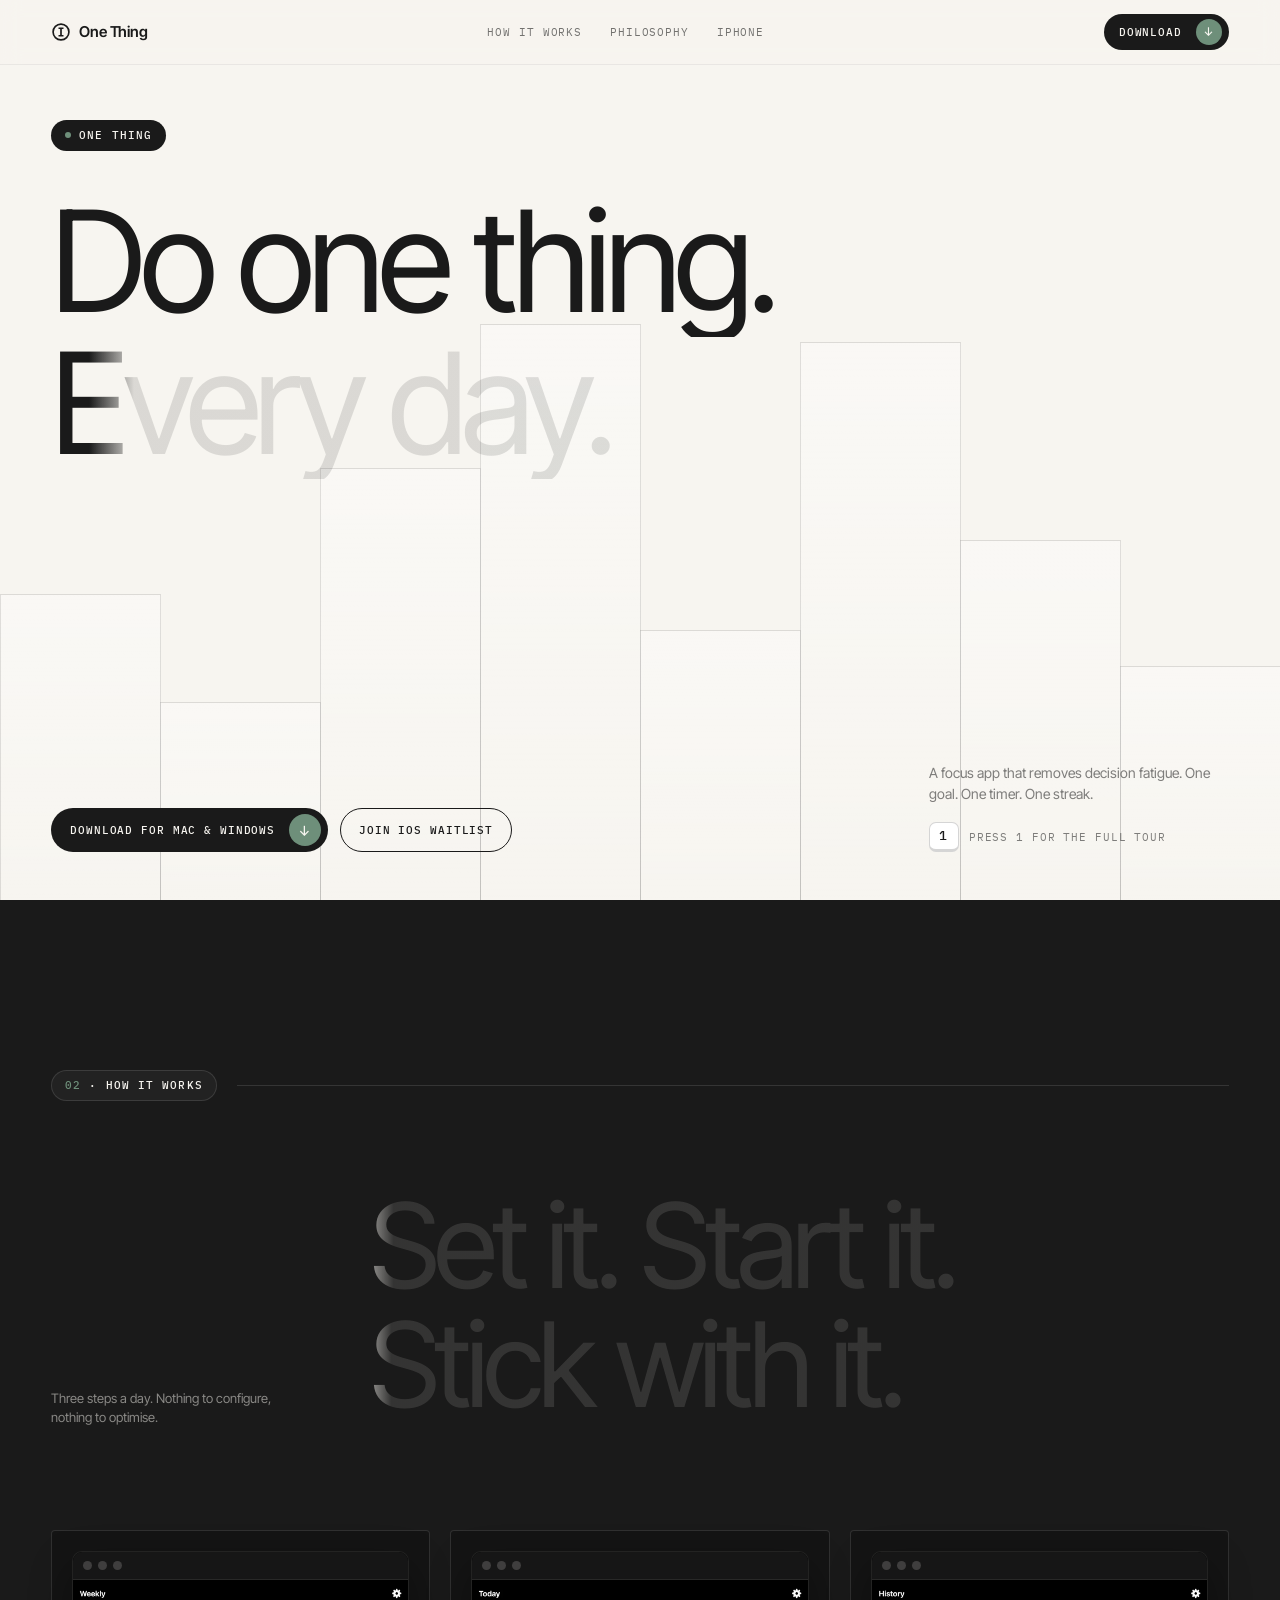
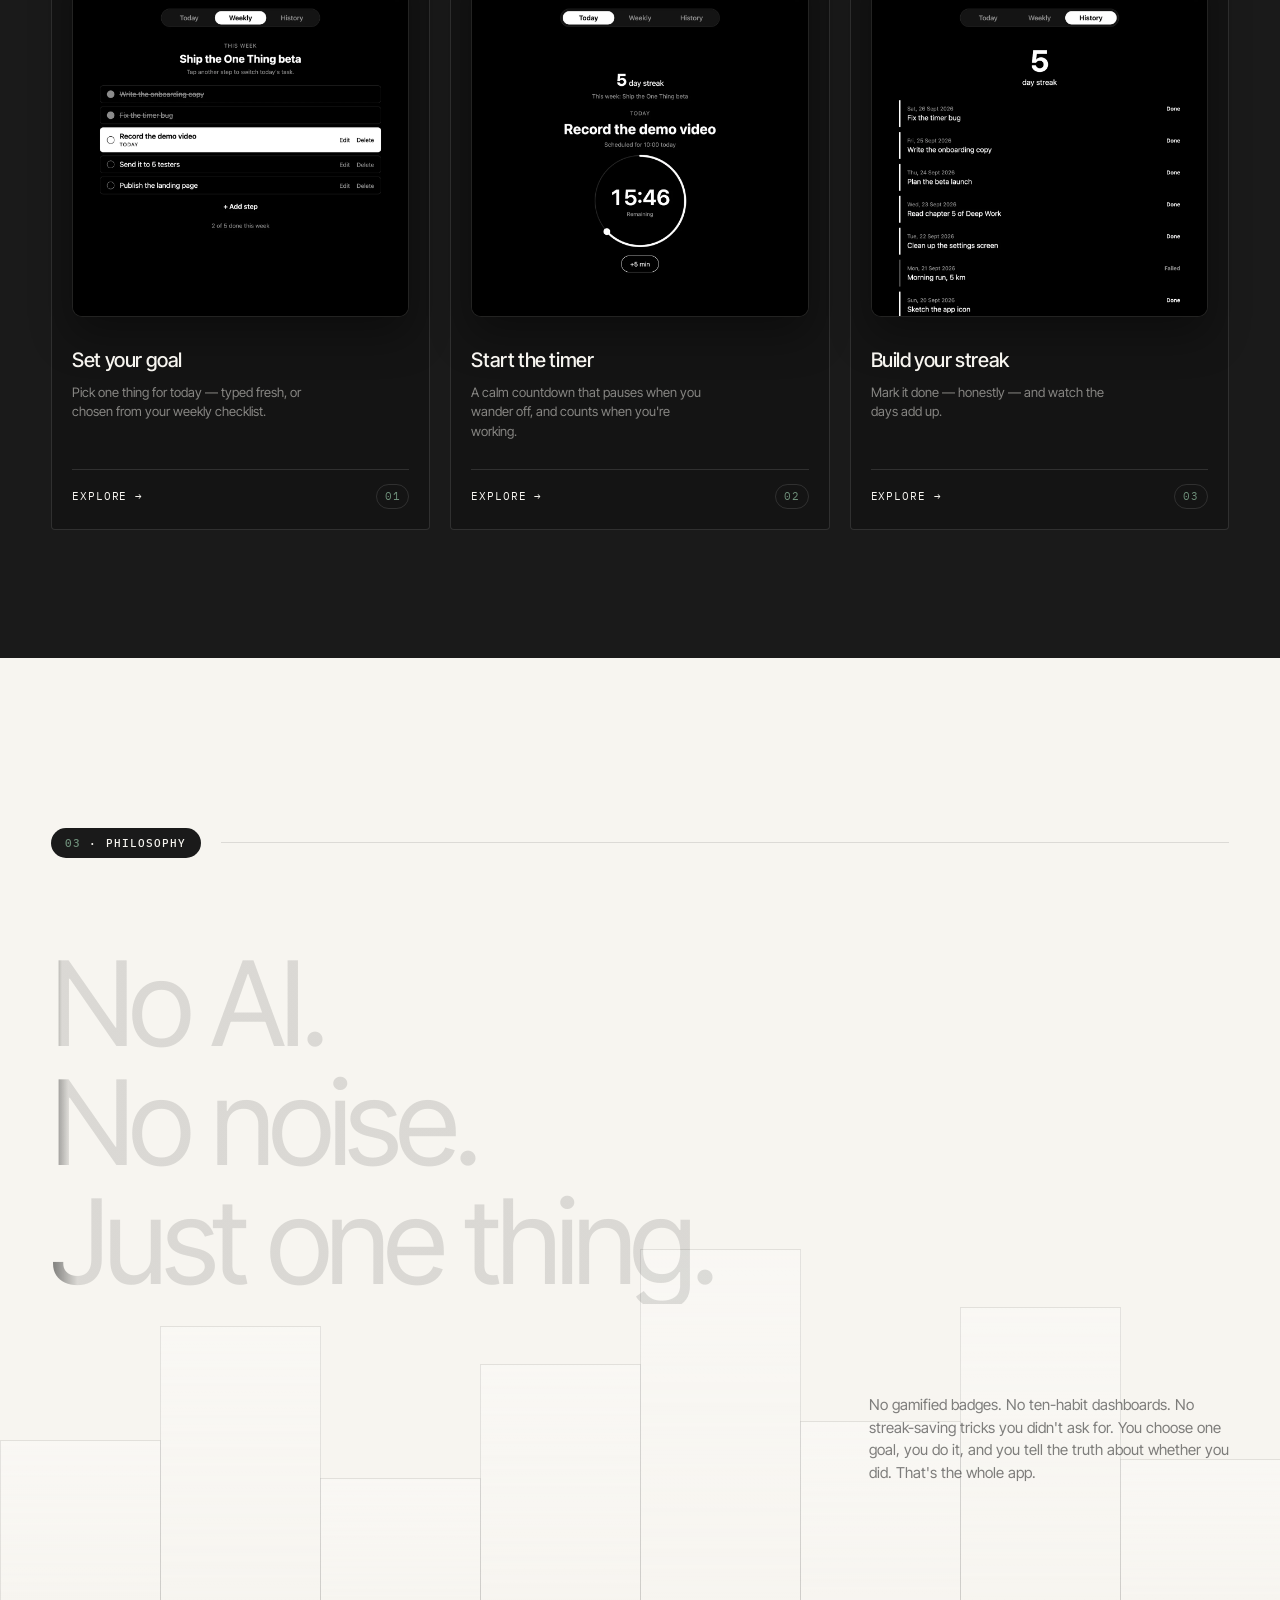
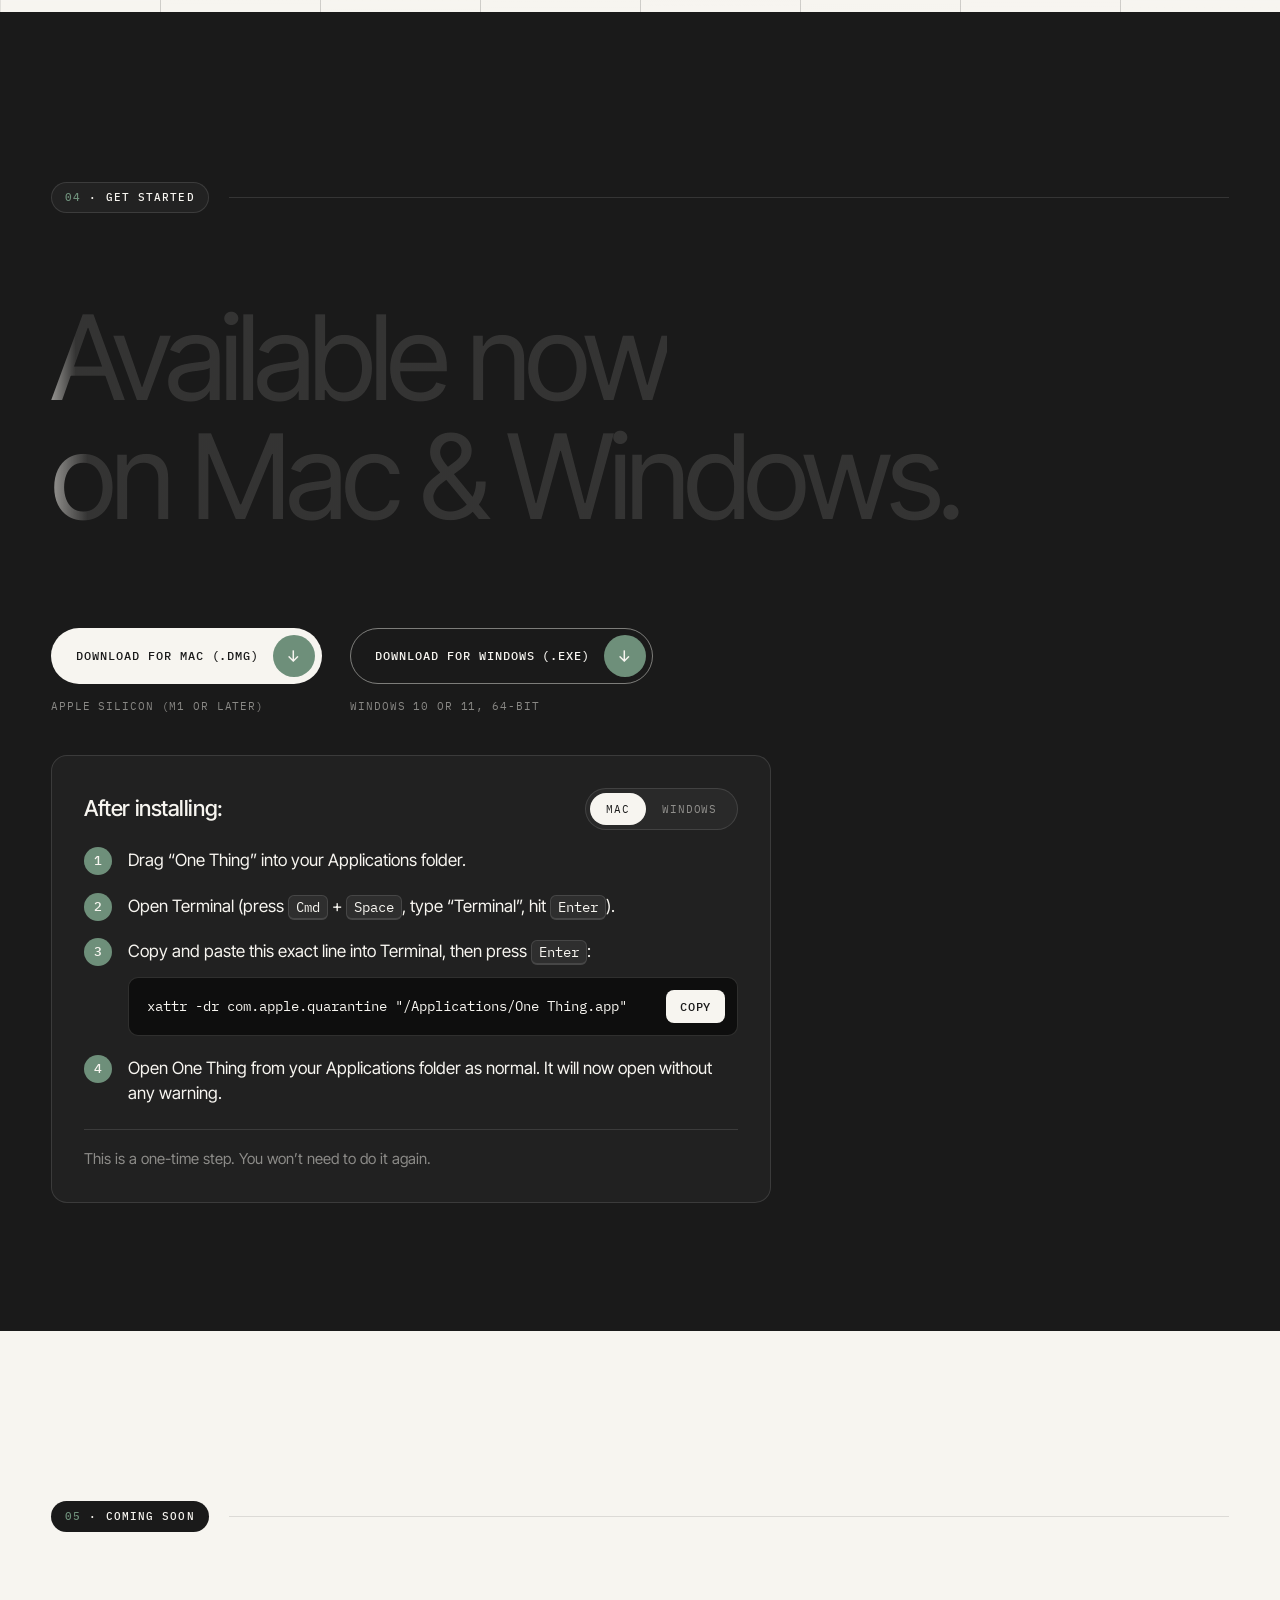
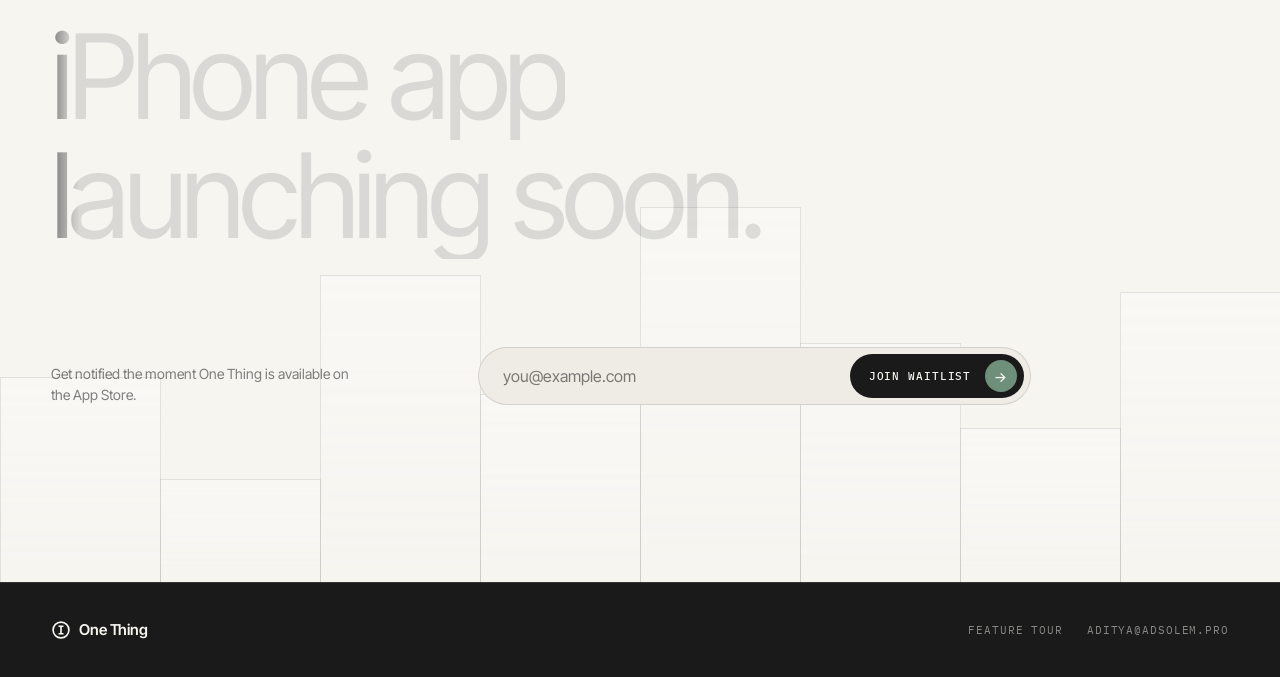
<file: index.html>
<!doctype html>
<html lang="en">
<head>
  <meta charset="utf-8" />
  <meta name="viewport" content="width=device-width, initial-scale=1" />
  <title>One Thing — Do one thing. Every day.</title>
  <meta name="description" content="A focus app that removes decision fatigue. One goal. One timer. One streak." />
  <meta name="theme-color" content="#F7F5F0" />
  <meta name="google-site-verification" content="zy1eRzCtz93eZkWMfHyrwpttpkxL4_i2zLGoLHxeW5c" />
  <meta property="og:title" content="One Thing — Do one thing. Every day." />
  <meta property="og:description" content="A focus app that removes decision fatigue. One goal. One timer. One streak." />
  <meta property="og:type" content="website" />
  <link rel="icon" type="image/png" href="assets/favicon-64.png" />
  <link rel="apple-touch-icon" href="assets/apple-touch-icon.png" />
  <link rel="preconnect" href="https://fonts.googleapis.com" />
  <link rel="preconnect" href="https://fonts.gstatic.com" crossorigin />
  <link href="https://fonts.googleapis.com/css2?family=Inter+Tight:wght@300;400;500;600&family=IBM+Plex+Mono:wght@400;500&display=swap" rel="stylesheet" />
  <link rel="stylesheet" href="styles.css" />
  <!-- Lets CSS start headlines "sunk" only when JS will reveal them. -->
  <script>document.documentElement.classList.add("js");</script>
</head>
<body>
  <!-- ======================================================= NAV -->
  <header class="nav">
    <a class="wordmark" href="#top" aria-label="One Thing — home">
      <svg class="mark" viewBox="0 0 24 24" aria-hidden="true">
        <circle cx="12" cy="12" r="9.5" fill="none" stroke="currentColor" stroke-width="2" />
        <path d="M9 7.5h6M12 7.5v9M9 16.5h6" stroke="currentColor" stroke-width="2" fill="none" />
      </svg>
      One Thing
    </a>
    <nav class="nav-links mono" aria-label="Sections">
      <a href="#how">How it works</a>
      <a href="#philosophy">Philosophy</a>
      <a href="#waitlist">iPhone</a>
    </nav>
    <a class="btn btn-dark btn-sm" href="#download">Download <span class="sq" aria-hidden="true">↓</span></a>
  </header>

  <main id="top">
    <!-- ===================================================== 1. HERO (light) -->
    <section class="section light hero" aria-labelledby="hero-title">
      <div class="bars" aria-hidden="true">
        <i style="--h:34%"></i><i style="--h:22%"></i><i style="--h:48%"></i><i style="--h:64%"></i>
        <i style="--h:30%"></i><i style="--h:62%"></i><i style="--h:40%"></i><i style="--h:26%"></i>
      </div>

      <div class="wrap hero-inner">
        <span class="tag"><span class="tag-dot" aria-hidden="true"></span>One Thing</span>

        <h1 id="hero-title" class="headline" data-reveal="hero">
          <span class="line">Do one thing.</span>
          <span class="line">Every day.</span>
        </h1>

        <div class="hero-foot">
          <div class="actions">
            <a class="btn btn-dark" href="#download">Download for Mac &amp; Windows <span class="sq" aria-hidden="true">↓</span></a>
            <a class="btn btn-outline" href="#waitlist">Join iOS Waitlist</a>
          </div>
          <div>
            <p class="aside">A focus app that removes decision fatigue. One goal. One timer. One streak.</p>
            <!-- A way into /features/: press 1 anywhere ("one thing"), or tap on touch screens. -->
            <a class="tour-hint" href="/features/" aria-label="Take the feature tour (keyboard shortcut: 1)">
              <kbd class="keycap" aria-hidden="true">1</kbd>
              <span class="hint-keys">Press 1 for the full tour</span>
              <span class="hint-touch">Tap for the full tour</span>
            </a>
          </div>
        </div>
      </div>
    </section>

    <!-- ===================================================== 2. HOW IT WORKS (dark) -->
    <section id="how" class="section dark" aria-labelledby="how-title">
      <div class="wrap">
        <div class="section-head">
          <span class="tag"><span class="num">02</span> · How it works</span>
          <span class="rule" aria-hidden="true"></span>
        </div>

        <div class="head-grid">
          <p class="aside aside-left">Three steps a day. Nothing to configure, nothing to optimise.</p>
          <h2 id="how-title" class="headline" data-reveal>
            <span class="line">Set it. Start it.</span>
            <span class="line">Stick with it.</span>
          </h2>
        </div>

        <div class="cards">
          <article class="card reveal">
            <figure class="shot">
              <div class="shot-bar" aria-hidden="true"><i></i><i></i><i></i></div>
              <img src="assets/screens/set-your-goal.webp" width="1200" height="1200" loading="lazy" decoding="async"
                   alt="One Thing's Weekly tab: a checklist for the week with today's step, Record the demo video, highlighted" />
            </figure>
            <h3>Set your goal</h3>
            <p>Pick one thing for today — typed fresh, or chosen from your weekly checklist.</p>
            <div class="card-foot mono"><a class="explore" href="/features/#goal">Explore →</a><span class="chip">01</span></div>
          </article>
          <article class="card reveal">
            <figure class="shot">
              <div class="shot-bar" aria-hidden="true"><i></i><i></i><i></i></div>
              <img src="assets/screens/start-the-timer.webp" width="1200" height="1200" loading="lazy" decoding="async"
                   alt="One Thing's Today tab: the goal Record the demo video with a countdown ring showing 15:46 remaining and a 5 day streak" />
            </figure>
            <h3>Start the timer</h3>
            <p>A calm countdown that pauses when you wander off, and counts when you're working.</p>
            <div class="card-foot mono"><a class="explore" href="/features/#timer">Explore →</a><span class="chip">02</span></div>
          </article>
          <article class="card reveal">
            <figure class="shot">
              <div class="shot-bar" aria-hidden="true"><i></i><i></i><i></i></div>
              <img src="assets/screens/build-your-streak.webp" width="1200" height="1200" loading="lazy" decoding="async"
                   alt="One Thing's History tab: a 5 day streak and a list of past days marked Done or Failed" />
            </figure>
            <h3>Build your streak</h3>
            <p>Mark it done — honestly — and watch the days add up.</p>
            <div class="card-foot mono"><a class="explore" href="/features/#streak">Explore →</a><span class="chip">03</span></div>
          </article>
        </div>
      </div>
    </section>

    <!-- ===================================================== 3. PHILOSOPHY (light) -->
    <section id="philosophy" class="section light" aria-labelledby="phil-title">
      <div class="bars bars-low" aria-hidden="true">
        <i style="--h:18%"></i><i style="--h:30%"></i><i style="--h:14%"></i><i style="--h:26%"></i>
        <i style="--h:38%"></i><i style="--h:20%"></i><i style="--h:32%"></i><i style="--h:16%"></i>
      </div>
      <div class="wrap">
        <div class="section-head">
          <span class="tag"><span class="num">03</span> · Philosophy</span>
          <span class="rule" aria-hidden="true"></span>
        </div>

        <h2 id="phil-title" class="headline" data-reveal>
          <span class="line">No AI.</span>
          <span class="line">No noise.</span>
          <span class="line">Just one thing.</span>
        </h2>

        <p class="aside aside-corner reveal">
          No gamified badges. No ten-habit dashboards. No streak-saving tricks you didn't ask for.
          You choose one goal, you do it, and you tell the truth about whether you did.
          That's the whole app.
        </p>
      </div>
    </section>

    <!-- ===================================================== 4. DOWNLOAD (dark) -->
    <section id="download" class="section dark" aria-labelledby="dl-title">
      <div class="wrap">
        <div class="section-head">
          <span class="tag"><span class="num">04</span> · Get started</span>
          <span class="rule" aria-hidden="true"></span>
        </div>

        <h2 id="dl-title" class="headline" data-reveal>
          <span class="line">Available now</span>
          <span class="line">on Mac &amp; Windows.</span>
        </h2>

        <div class="download reveal">
          <!-- Both links always serve the newest GitHub Release's files
               (upload new versions as One-Thing.dmg / One-Thing-Setup.exe). -->
          <div class="dl-options">
            <div class="dl-option" data-os="mac">
              <a class="btn btn-light btn-lg dl-link" id="dmg-link" href="https://github.com/aditya2005chatterjee-bit/one-thing-website/releases/latest/download/One-Thing.dmg" download>
                Download for Mac (.dmg) <span class="sq" aria-hidden="true">↓</span>
              </a>
              <p class="meta mono">Apple silicon (M1 or later)</p>
            </div>
            <div class="dl-option" data-os="windows">
              <a class="btn btn-light btn-lg dl-link" id="exe-link" href="https://github.com/aditya2005chatterjee-bit/one-thing-website/releases/latest/download/One-Thing-Setup.exe" download>
                Download for Windows (.exe) <span class="sq" aria-hidden="true">↓</span>
              </a>
              <p class="meta mono">Windows 10 or 11, 64-bit</p>
            </div>
          </div>
        </div>

        <!-- Post-install steps: shown permanently, for reference during and after installing.
             The visitor's system is selected automatically (main.js). -->
        <div class="install reveal" aria-labelledby="install-title">
          <div class="install-head">
            <h3 id="install-title" class="install-title">After installing:</h3>
            <div class="os-switch mono" role="tablist" aria-label="Show installation steps for">
              <button type="button" role="tab" id="tab-mac" data-os="mac" aria-controls="steps-mac" aria-selected="true">Mac</button>
              <button type="button" role="tab" id="tab-windows" data-os="windows" aria-controls="steps-windows" aria-selected="false" tabindex="-1">Windows</button>
            </div>
          </div>

          <div id="steps-mac" role="tabpanel" aria-labelledby="tab-mac">
            <ol class="steps">
              <li>Drag &ldquo;One Thing&rdquo; into your Applications folder.</li>
              <li>Open Terminal (press <kbd>Cmd</kbd> + <kbd>Space</kbd>, type &ldquo;Terminal&rdquo;, hit <kbd>Enter</kbd>).</li>
              <li>
                Copy and paste this exact line into Terminal, then press <kbd>Enter</kbd>:
                <div class="code">
                  <code id="xattr-cmd">xattr -dr com.apple.quarantine "/Applications/One Thing.app"</code>
                  <button class="copy" type="button" data-copy="#xattr-cmd" aria-label="Copy the Terminal command">Copy</button>
                </div>
              </li>
              <li>Open One Thing from your Applications folder as normal. It will now open without any warning.</li>
            </ol>
            <p class="install-foot">This is a one-time step. You won&rsquo;t need to do it again.</p>
          </div>

          <div id="steps-windows" role="tabpanel" aria-labelledby="tab-windows" hidden>
            <ol class="steps">
              <li>Open &ldquo;One-Thing-Setup.exe&rdquo; from your Downloads folder.</li>
              <li>Windows shows a blue box: <strong>&ldquo;Windows protected your PC&rdquo;</strong>, with only a <strong>Don&rsquo;t run</strong> button. This is expected for a new app that isn&rsquo;t signed yet.</li>
              <li>Click <strong>More info</strong> under the message, then click <strong>Run anyway</strong>.</li>
              <li>Follow the installer: choose where to install, then <strong>Next</strong> &rarr; <strong>Install</strong> &rarr; <strong>Finish</strong>. Open One Thing from the Start menu as normal.</li>
            </ol>
            <p class="install-foot">This is a one-time step. You won&rsquo;t need to do it again. Using Microsoft Edge? If it flags the download, choose <strong>&middot;&middot;&middot;</strong> &rarr; <strong>Keep</strong> &rarr; <strong>Show more</strong> &rarr; <strong>Keep anyway</strong>. Focus Apps and the notch timer are Mac-only for now.</p>
          </div>
        </div>
      </div>
    </section>

    <!-- ===================================================== 5. WAITLIST (light) -->
    <section id="waitlist" class="section light" aria-labelledby="wait-title">
      <div class="bars bars-low" aria-hidden="true">
        <i style="--h:24%"></i><i style="--h:12%"></i><i style="--h:36%"></i><i style="--h:22%"></i>
        <i style="--h:44%"></i><i style="--h:28%"></i><i style="--h:18%"></i><i style="--h:34%"></i>
      </div>
      <div class="wrap">
        <div class="section-head">
          <span class="tag"><span class="num">05</span> · Coming soon</span>
          <span class="rule" aria-hidden="true"></span>
        </div>

        <h2 id="wait-title" class="headline" data-reveal>
          <span class="line">iPhone app</span>
          <span class="line">launching soon.</span>
        </h2>

        <div class="waitlist reveal">
          <p class="aside">Get notified the moment One Thing is available on the App Store.</p>
          <!-- Formspree (same endpoint as FORMSPREE_ENDPOINT in main.js). -->
          <form id="waitlist-form" class="form" action="https://formspree.io/f/xjykpaky" method="POST" novalidate>
            <label class="sr-only" for="email">Email address</label>
            <input id="email" name="email" type="email" placeholder="you@example.com" autocomplete="email" required />
            <!-- Spam trap: real people never fill this in. -->
            <input type="text" name="_gotcha" class="sr-only" tabindex="-1" autocomplete="off" aria-hidden="true" />
            <input type="hidden" name="source" value="ios-waitlist" />
            <button class="btn btn-dark" type="submit">Join Waitlist <span class="sq" aria-hidden="true">→</span></button>
          </form>
          <p class="form-status mono" id="form-status" role="status" aria-live="polite"></p>
        </div>
      </div>
    </section>
  </main>

  <!-- ======================================================= DOWNLOAD DISCLAIMER
       Opened by the .dmg button; only "I Accept" starts the download. -->
  <dialog class="modal" id="dl-modal" aria-labelledby="dl-modal-title">
    <div class="modal-inner">
      <span class="tag"><span class="tag-dot" aria-hidden="true"></span>Heads up</span>
      <h2 id="dl-modal-title">Before you download...</h2>
      <p class="lead">My lawyer friend made me put this here.</p>
      <p>One Thing is an early, independent build — not notarized by Apple yet, not reviewed by anyone official, built by one guy who really likes doing one thing at a time.</p>
      <p>By downloading, you agree that:</p>
      <ul>
        <li>This app might have bugs. I did test it. On my own laptop. Once.</li>
        <li>You're installing it at your own risk, like a true beta pioneer.</li>
        <li>If your Mac achieves sentience and refuses to open Slack, that's a feature, not a bug (see: App Lock).</li>
        <li>I'm not liable for lost productivity, gained productivity, or an identity crisis triggered by a very persistent streak counter.</li>
      </ul>
      <p class="sign-off">Read that? Great. Let's go.</p>
      <div class="modal-actions">
        <button class="btn btn-dark" type="button" id="dl-accept">I Accept, Let Me Download <span class="sq" aria-hidden="true">↓</span></button>
        <button class="btn btn-outline" type="button" id="dl-decline">No Thanks</button>
      </div>
    </div>
  </dialog>

  <!-- ======================================================= 7. FOOTER -->
  <footer class="footer dark">
    <div class="wrap footer-inner">
      <a class="wordmark" href="#top" aria-label="One Thing — back to top">
        <svg class="mark" viewBox="0 0 24 24" aria-hidden="true">
          <circle cx="12" cy="12" r="9.5" fill="none" stroke="currentColor" stroke-width="2" />
          <path d="M9 7.5h6M12 7.5v9M9 16.5h6" stroke="currentColor" stroke-width="2" fill="none" />
        </svg>
        One Thing
      </a>
      <div class="footer-links">
        <a class="mono footer-link" href="/features/">Feature tour</a>
        <a class="mono footer-link" href="mailto:aditya@adsolem.pro">aditya@adsolem.pro</a>
      </div>
    </div>
  </footer>

  <script src="main.js" defer></script>
</body>
</html>
</file>
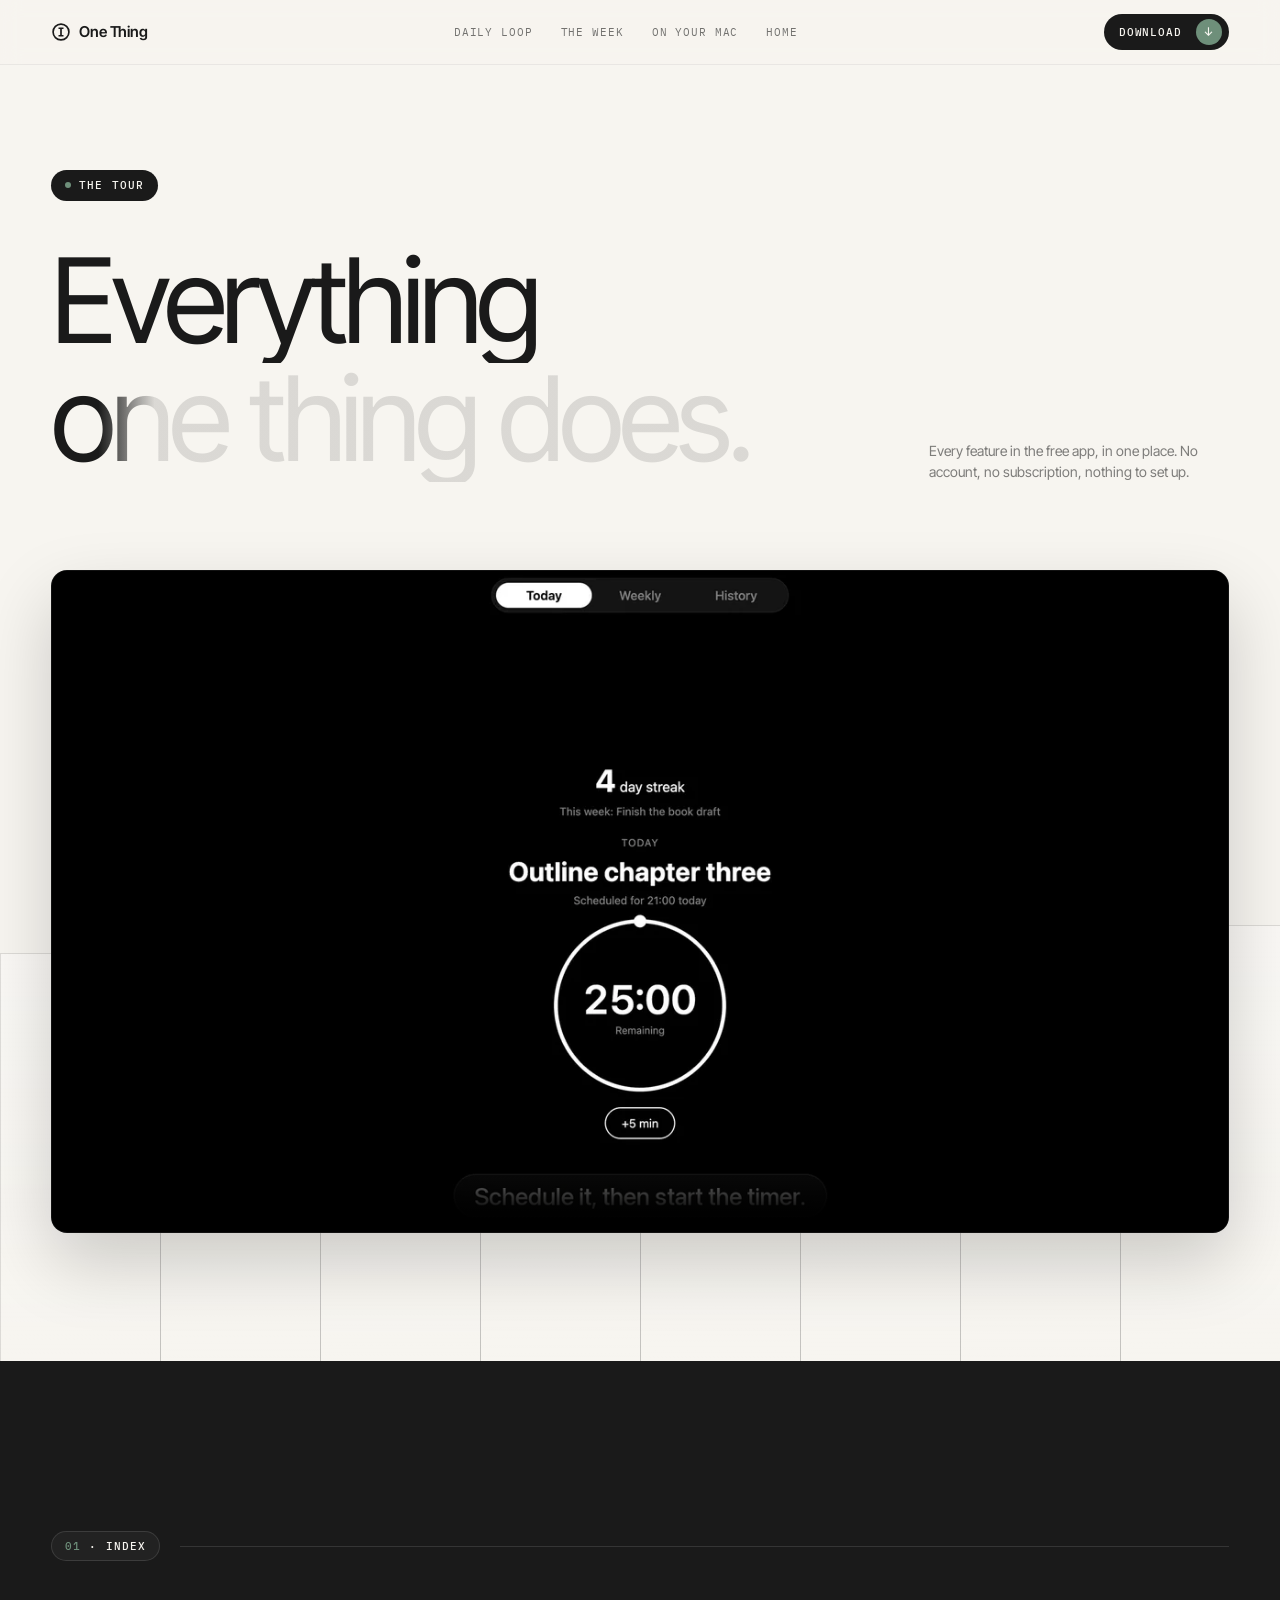
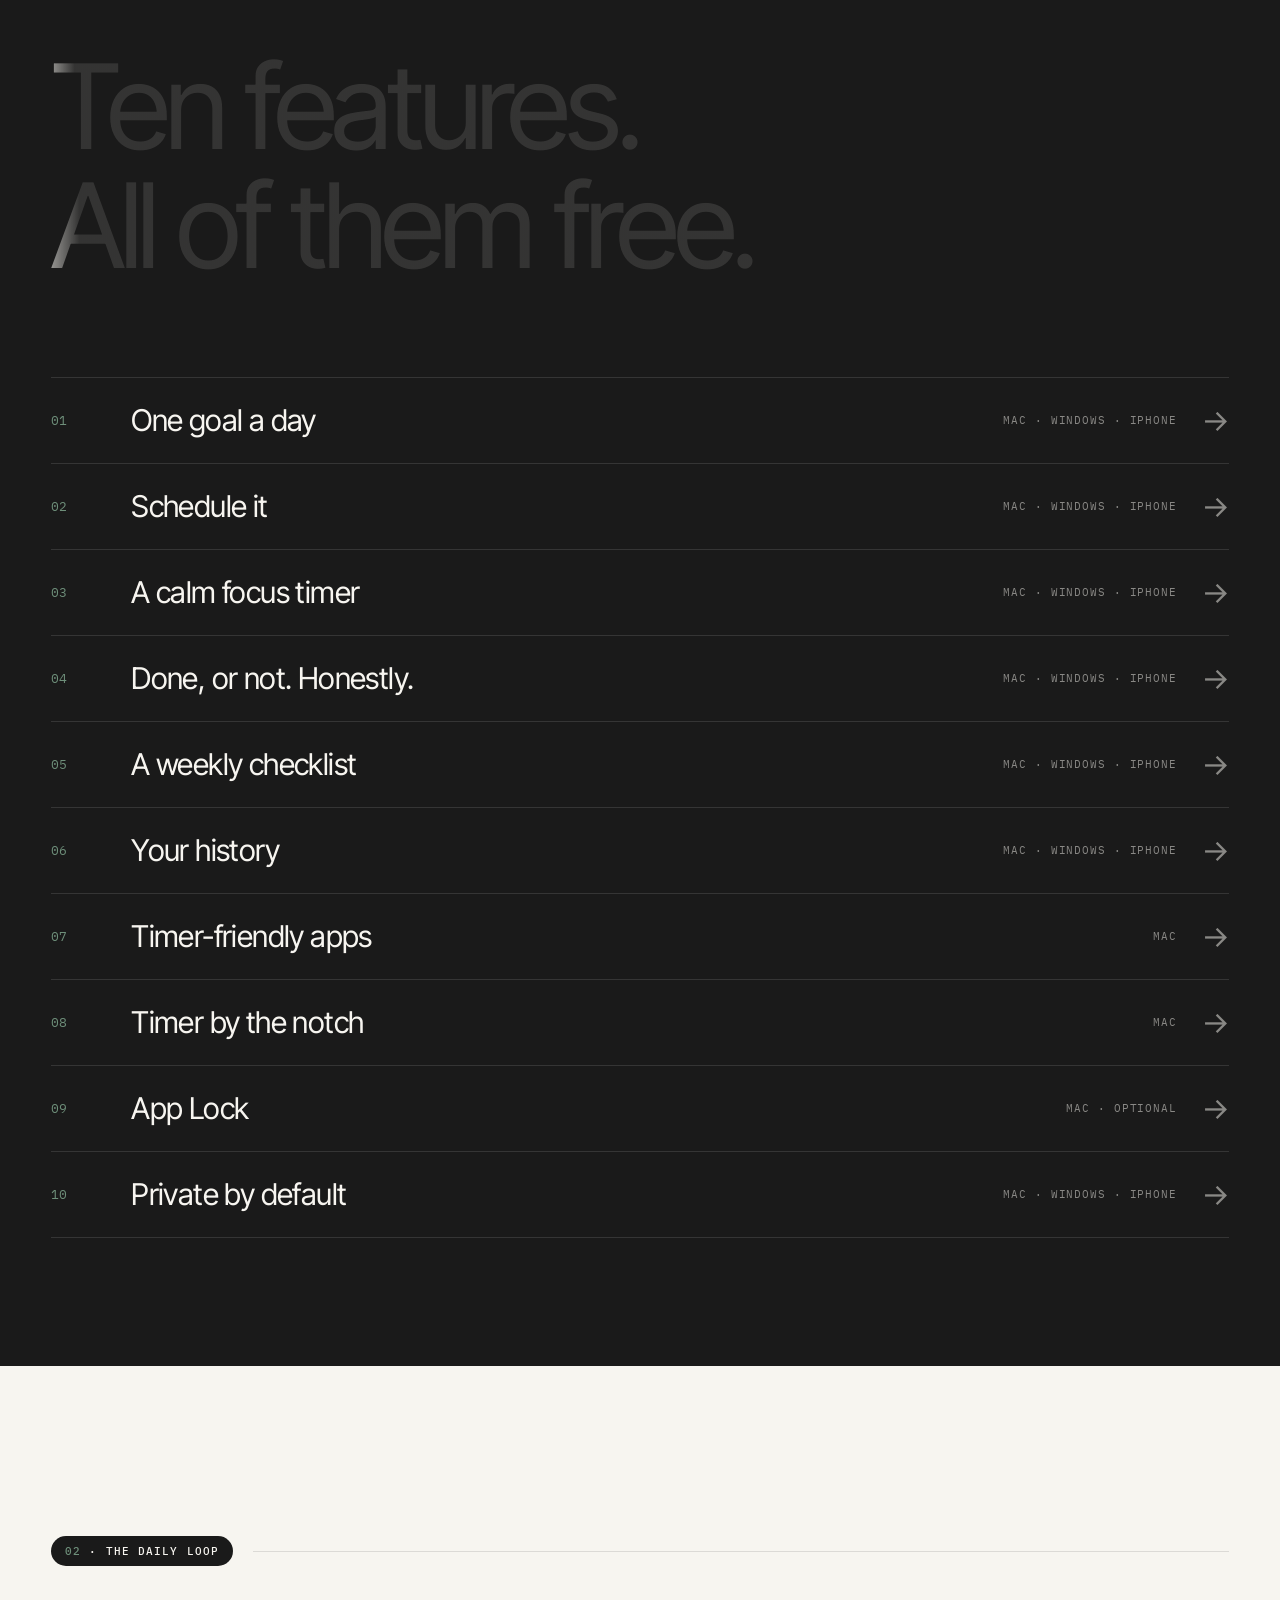
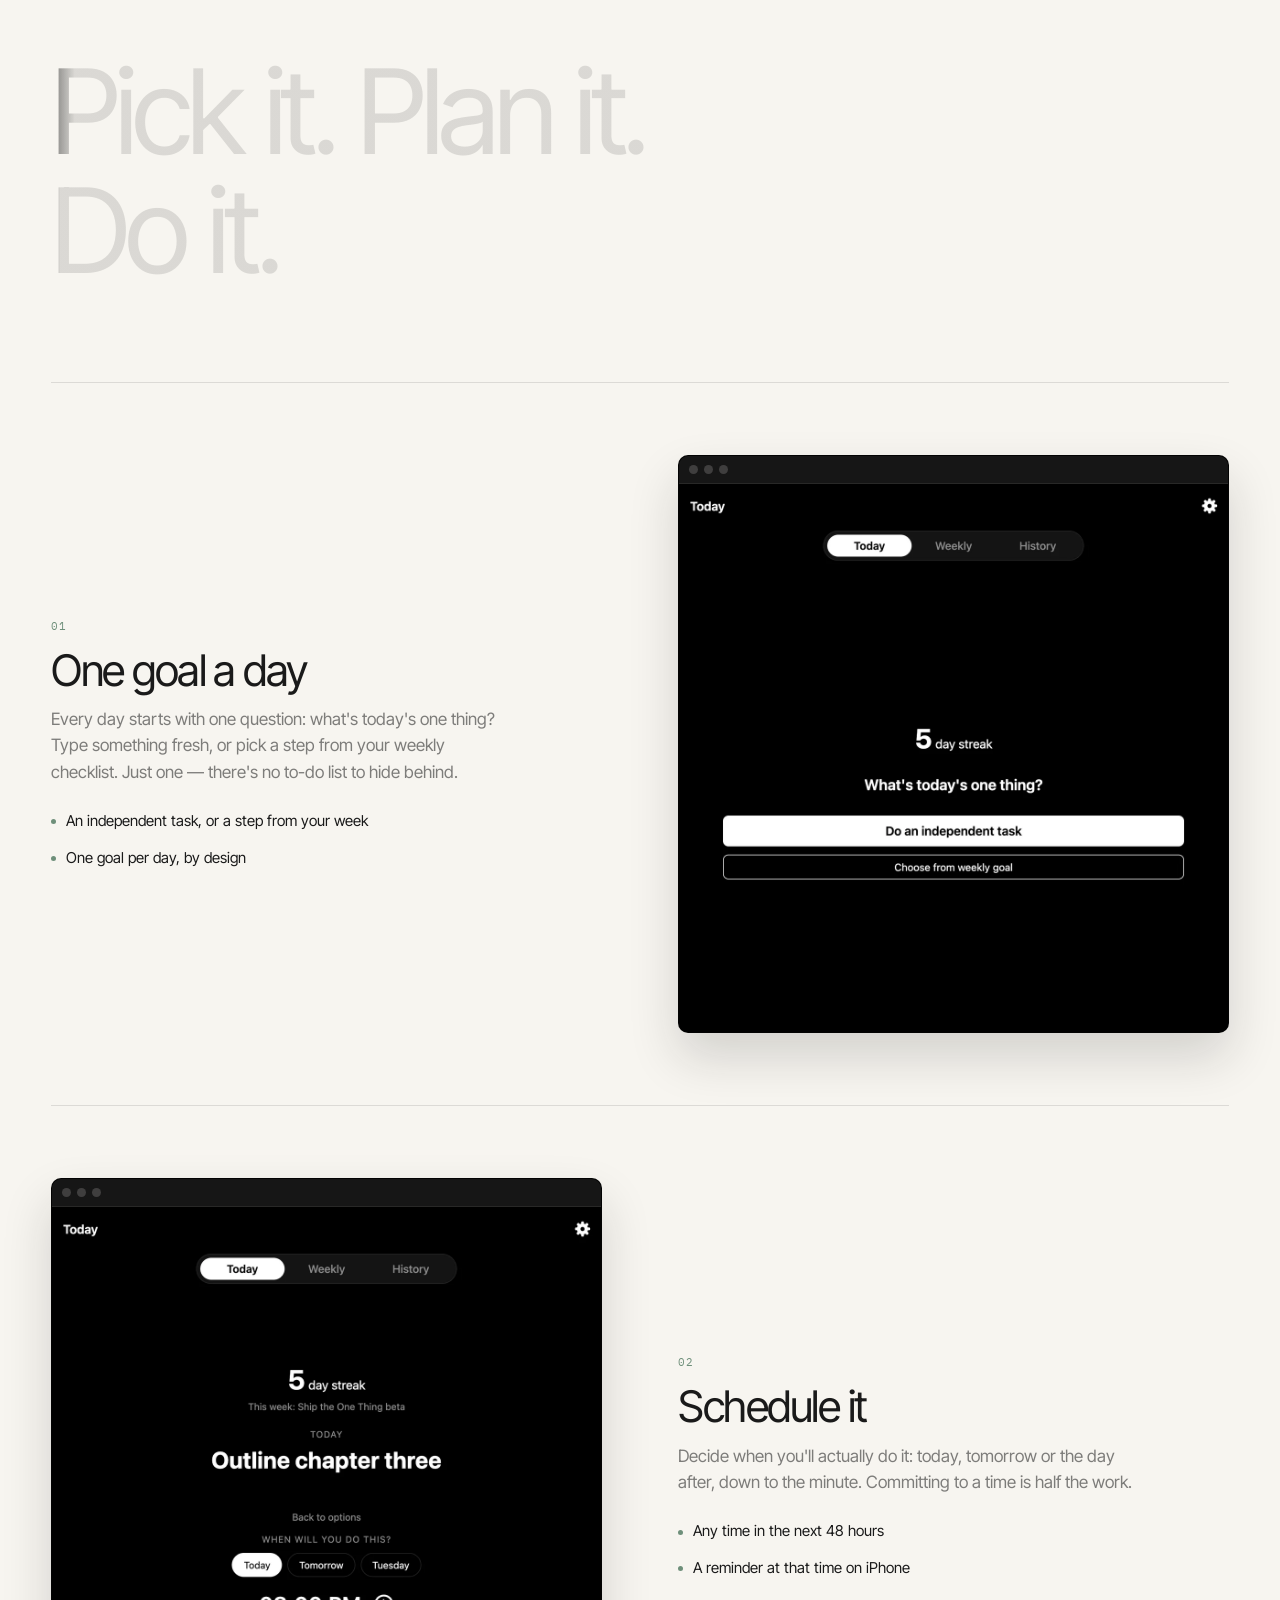
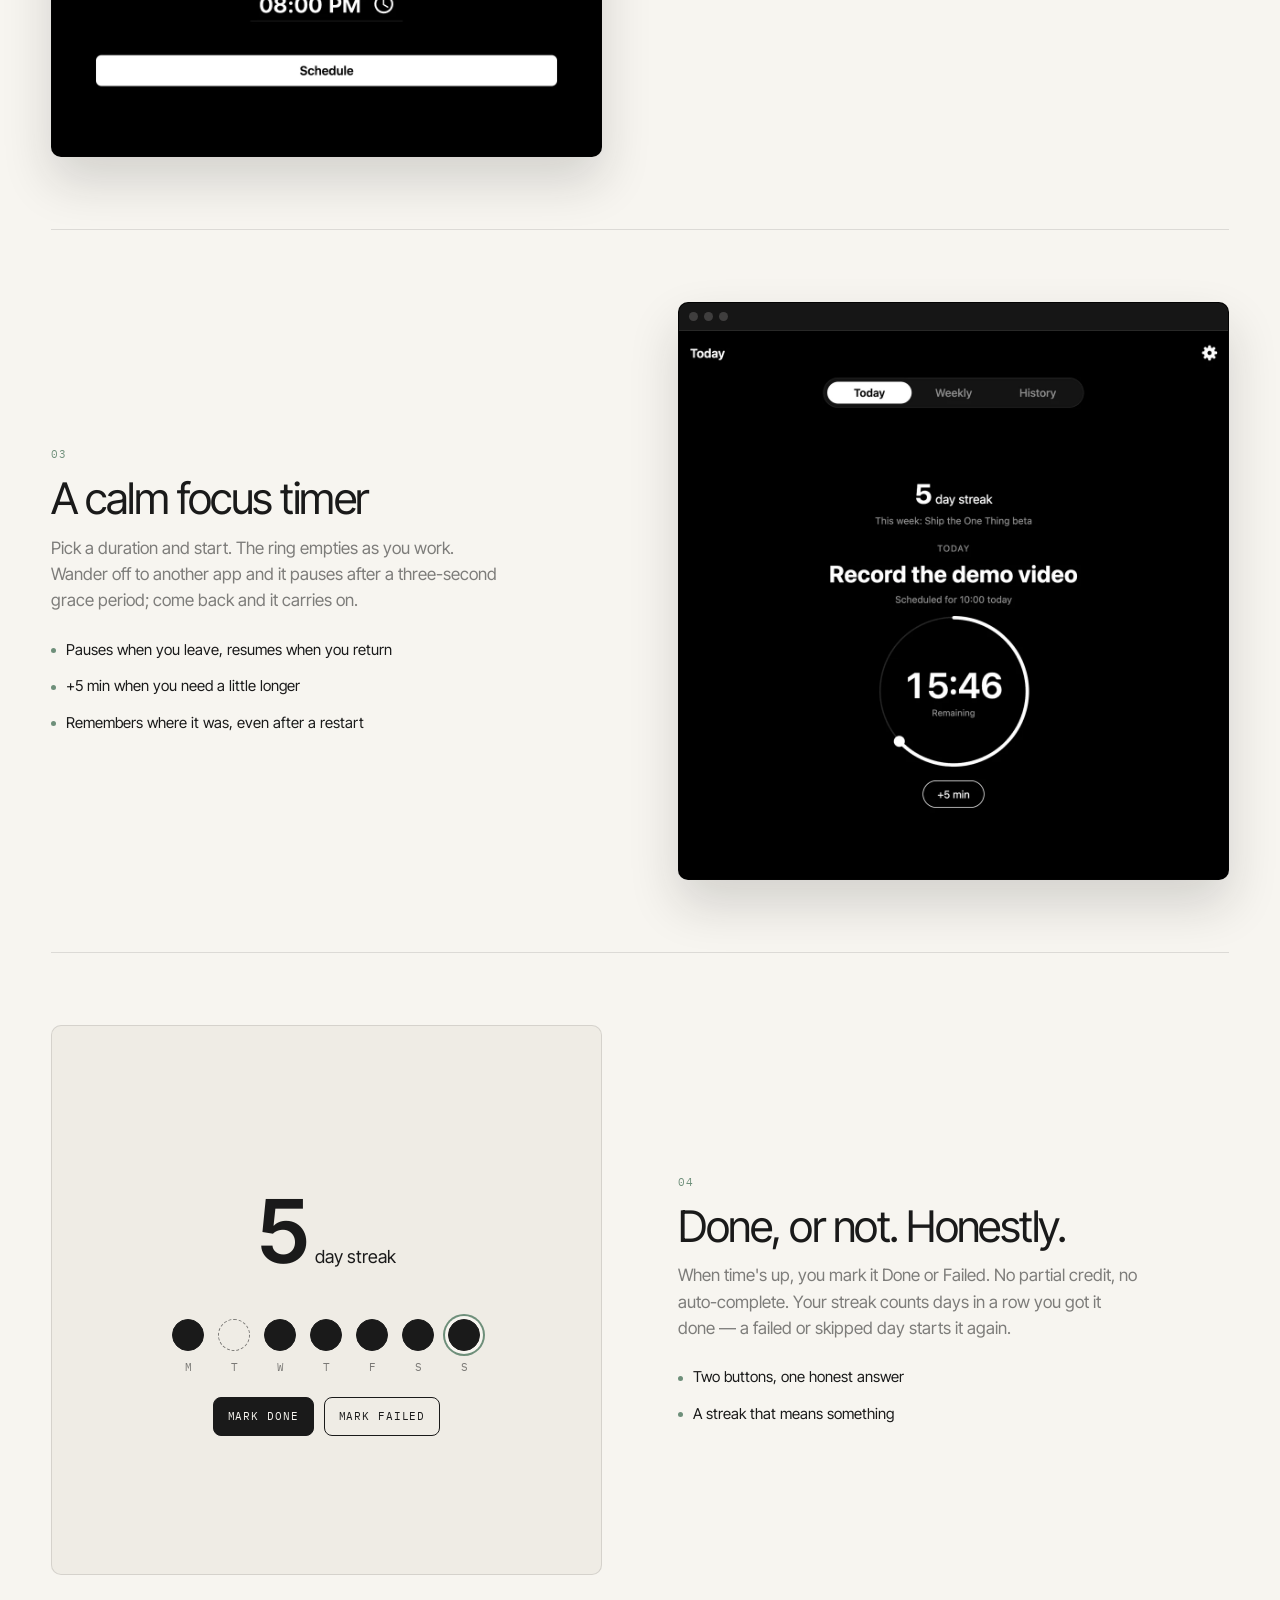
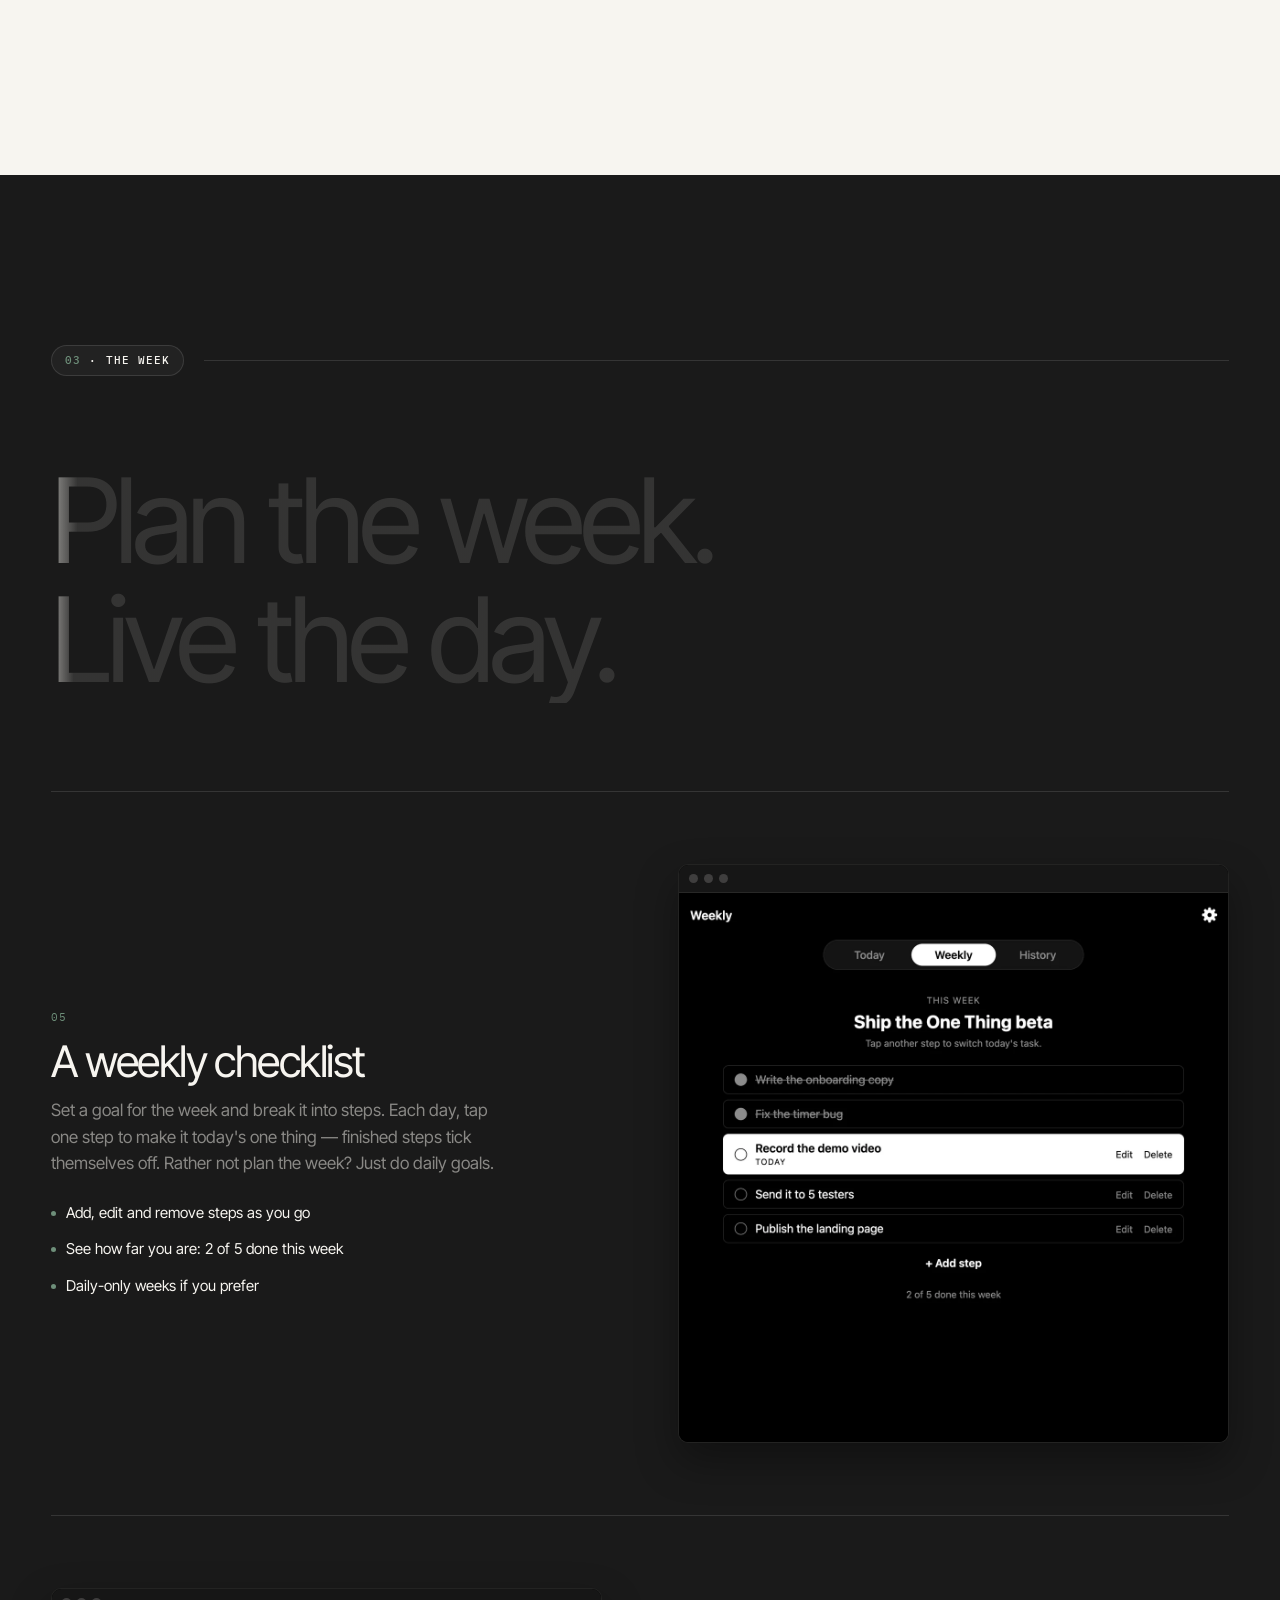
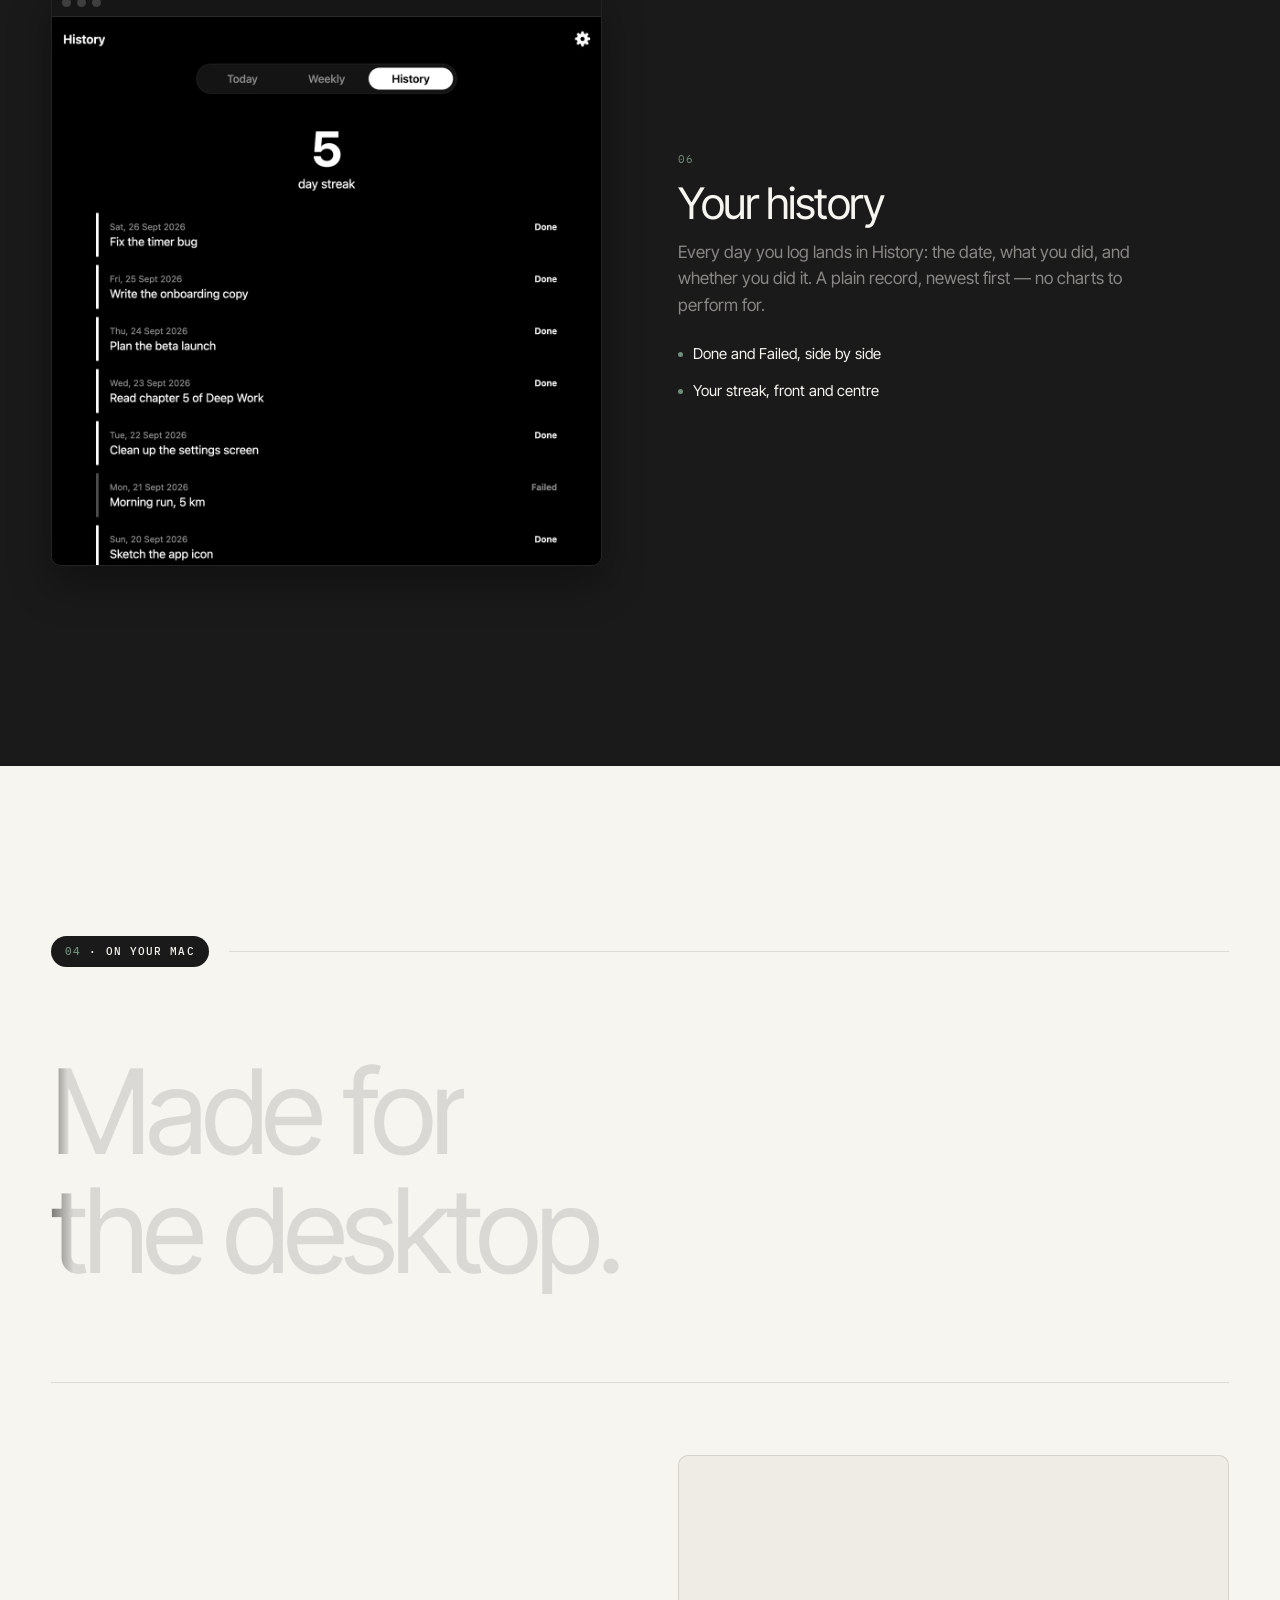
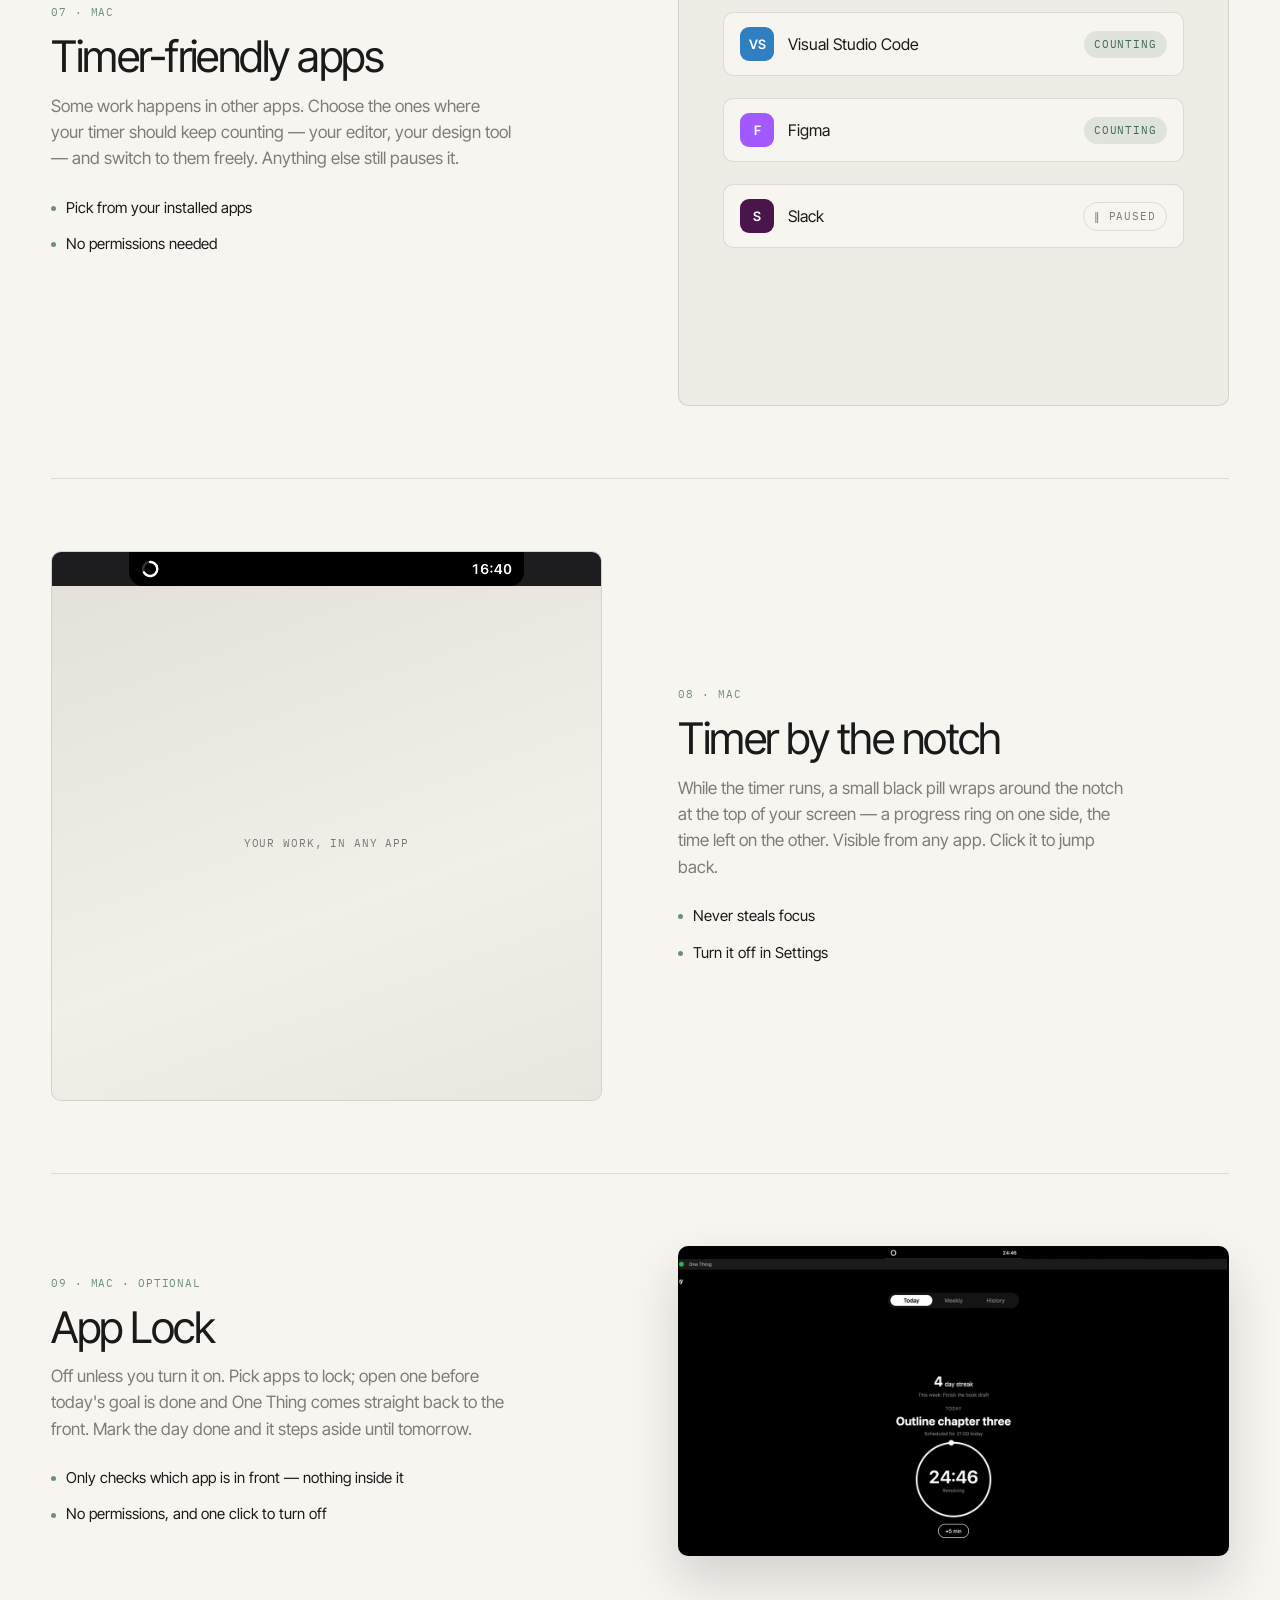
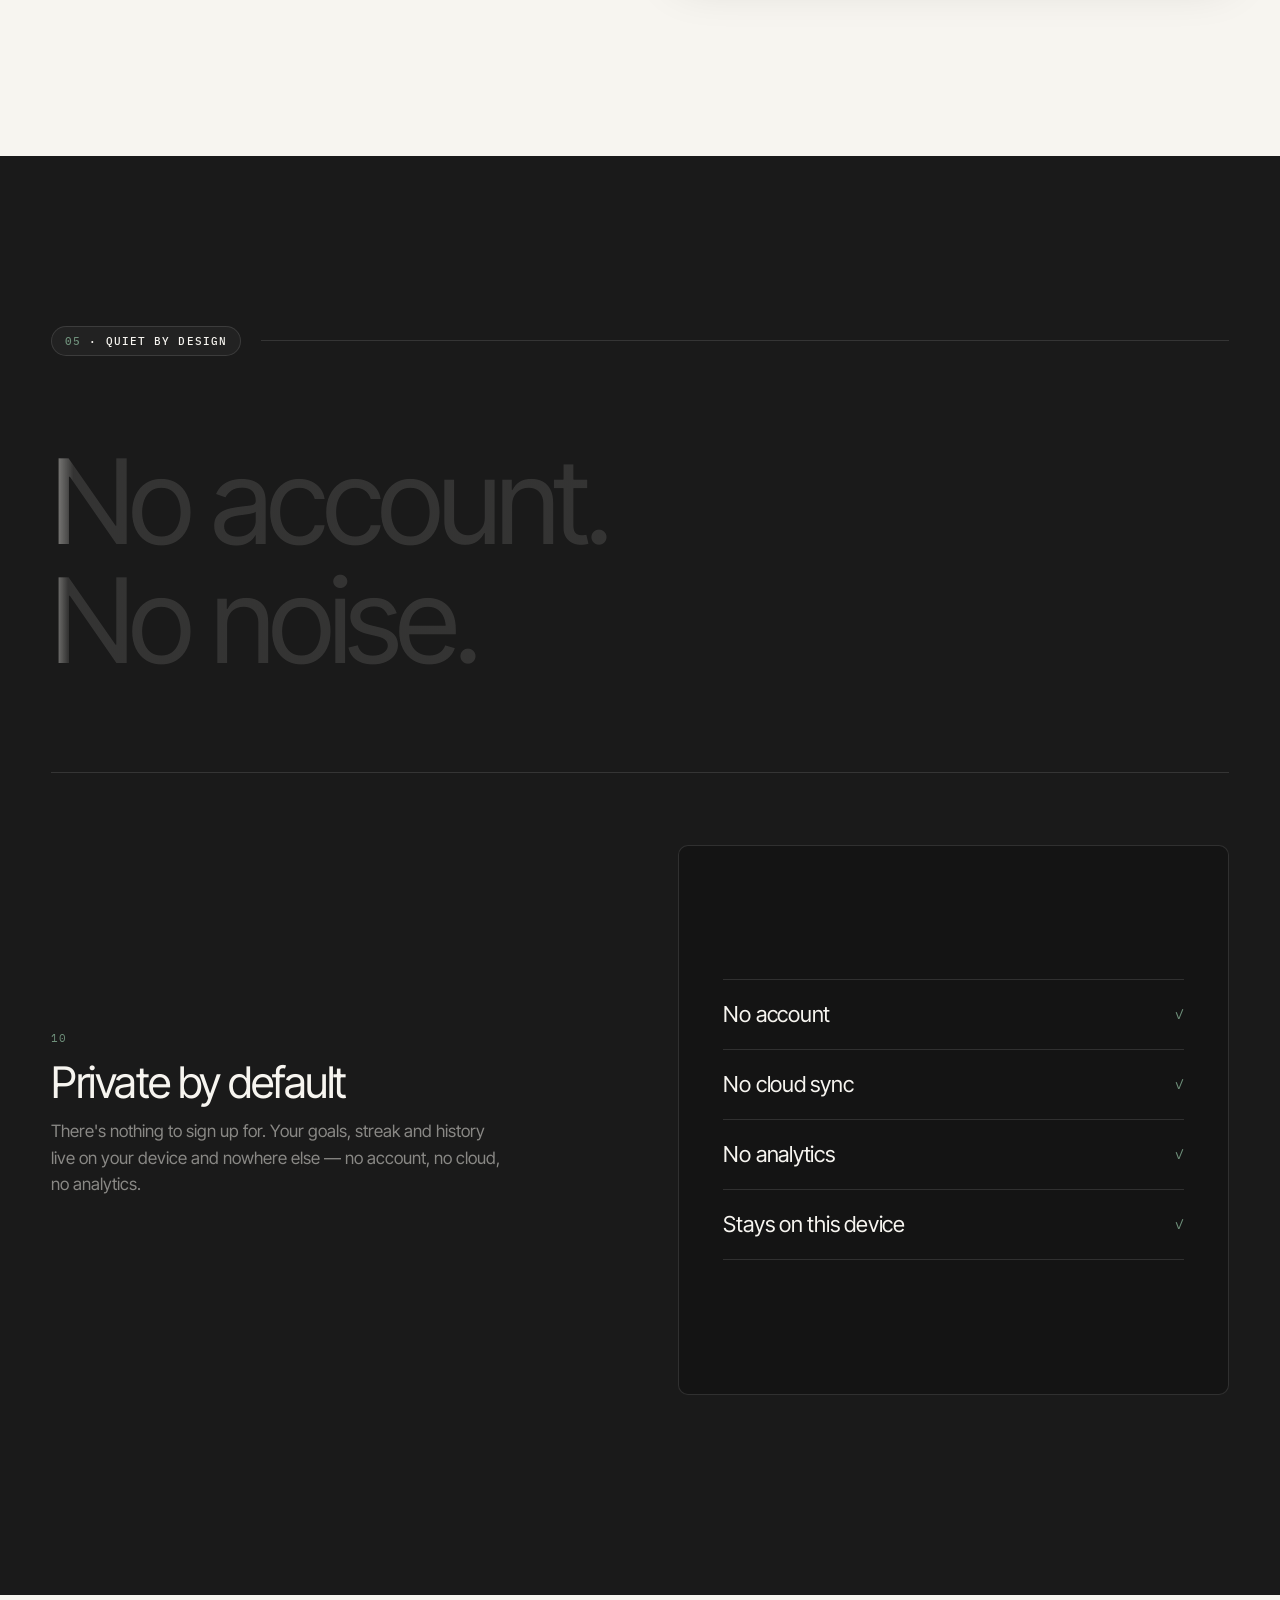
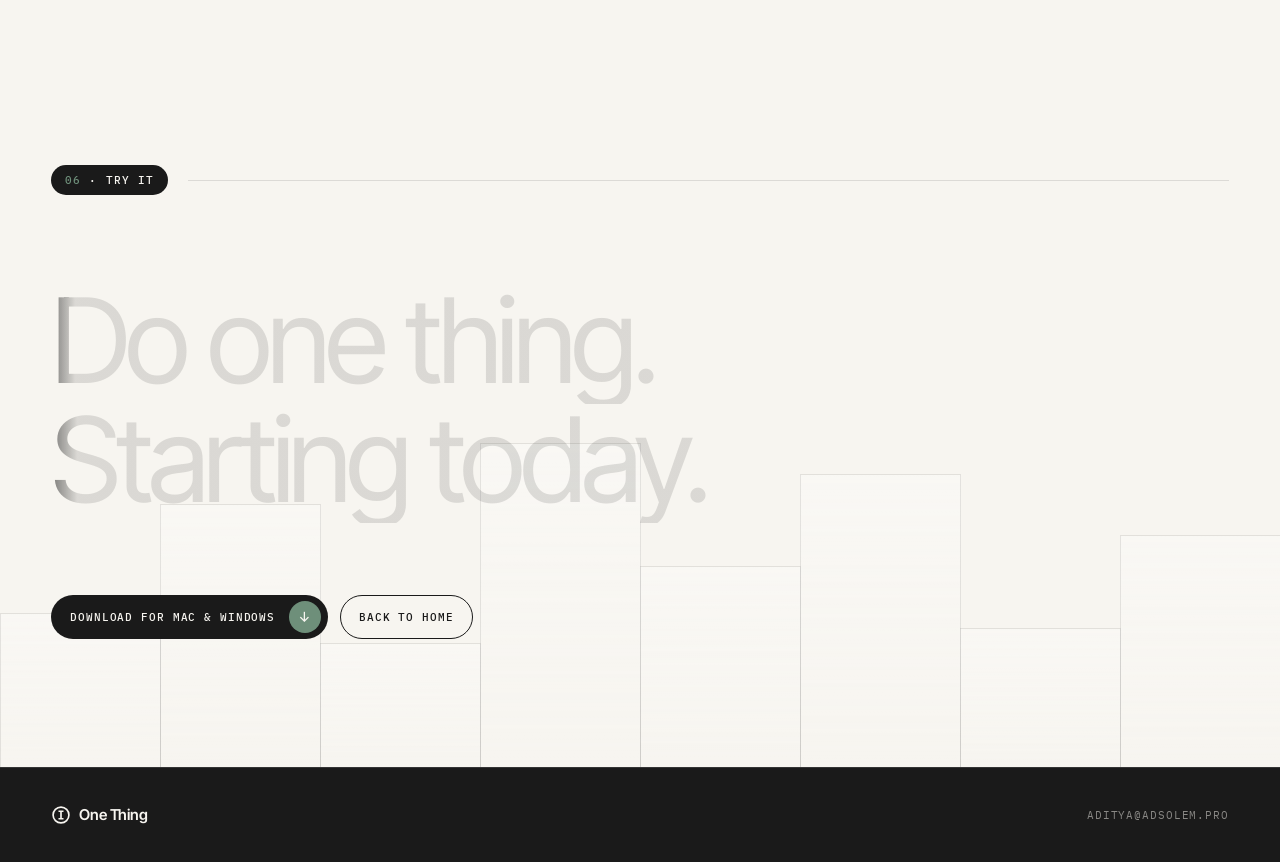
<file: features/index.html>
<!doctype html>
<html lang="en">
<head>
  <meta charset="utf-8" />
  <meta name="viewport" content="width=device-width, initial-scale=1" />
  <title>The tour — One Thing</title>
  <meta name="description" content="Every feature in One Thing: one daily goal, a weekly checklist, a calm focus timer, an honest streak, and Mac extras like the notch timer and App Lock." />
  <meta name="theme-color" content="#F7F5F0" />
  <meta property="og:title" content="The tour — One Thing" />
  <meta property="og:description" content="Every feature in One Thing, in one place." />
  <meta property="og:type" content="website" />
  <link rel="icon" type="image/png" href="/assets/favicon-64.png" />
  <link rel="apple-touch-icon" href="/assets/apple-touch-icon.png" />
  <link rel="preconnect" href="https://fonts.googleapis.com" />
  <link rel="preconnect" href="https://fonts.gstatic.com" crossorigin />
  <link href="https://fonts.googleapis.com/css2?family=Inter+Tight:wght@300;400;500;600&family=IBM+Plex+Mono:wght@400;500&display=swap" rel="stylesheet" />
  <link rel="stylesheet" href="/styles.css" />
  <script>document.documentElement.classList.add("js");</script>
</head>
<body data-page="features">
  <!-- ======================================================= NAV -->
  <header class="nav">
    <a class="wordmark" href="/" aria-label="One Thing — home">
      <svg class="mark" viewBox="0 0 24 24" aria-hidden="true">
        <circle cx="12" cy="12" r="9.5" fill="none" stroke="currentColor" stroke-width="2" />
        <path d="M9 7.5h6M12 7.5v9M9 16.5h6" stroke="currentColor" stroke-width="2" fill="none" />
      </svg>
      One Thing
    </a>
    <nav class="nav-links mono" aria-label="Tour sections">
      <a href="#loop">Daily loop</a>
      <a href="#the-week">The week</a>
      <a href="#mac">On your Mac</a>
      <a href="/">Home</a>
    </nav>
    <a class="btn btn-dark btn-sm" href="/#download">Download <span class="sq" aria-hidden="true">↓</span></a>
  </header>

  <main id="top">
    <!-- ===================================================== HERO + VIDEO (light) -->
    <section class="section light tour-hero" aria-labelledby="tour-title">
      <div class="bars" aria-hidden="true">
        <i style="--h:30%"></i><i style="--h:44%"></i><i style="--h:22%"></i><i style="--h:58%"></i>
        <i style="--h:36%"></i><i style="--h:26%"></i><i style="--h:50%"></i><i style="--h:32%"></i>
      </div>
      <div class="wrap">
        <span class="tag"><span class="tag-dot" aria-hidden="true"></span>The tour</span>

        <div class="tour-head">
          <h1 id="tour-title" class="headline" data-reveal="hero">
            <span class="line">Everything</span>
            <span class="line">one thing does.</span>
          </h1>
          <p class="aside">Every feature in the free app, in one place. No account, no subscription, nothing to set up.</p>
        </div>

        <!-- Demo: 39 s, 1080p, no audio; subtitles are part of the picture. -->
        <figure class="video reveal" id="demo">
          <video src="/assets/video/one-thing-demo.mp4" poster="/assets/video/one-thing-demo-poster.webp"
                 controls playsinline preload="metadata" width="1920" height="1080"
                 aria-label="A 39-second demo of One Thing: picking today's goal from the week, starting the focus timer, the timer by the notch, a timer-friendly app, App Lock pulling you back from Safari, marking the day done, and the streak in History."></video>
        </figure>
      </div>
    </section>

    <!-- ===================================================== INDEX (dark) -->
    <section class="section dark" aria-labelledby="index-title">
      <div class="wrap">
        <div class="section-head">
          <span class="tag"><span class="num">01</span> · Index</span>
          <span class="rule" aria-hidden="true"></span>
        </div>
        <h2 id="index-title" class="headline" data-reveal>
          <span class="line">Ten features.</span>
          <span class="line">All of them free.</span>
        </h2>

        <ol class="index">
          <li><a href="#goal"><span class="num">01</span><span class="t">One goal a day</span><span class="where mono">Mac · Windows · iPhone</span><span class="go" aria-hidden="true">→</span></a></li>
          <li><a href="#schedule"><span class="num">02</span><span class="t">Schedule it</span><span class="where mono">Mac · Windows · iPhone</span><span class="go" aria-hidden="true">→</span></a></li>
          <li><a href="#timer"><span class="num">03</span><span class="t">A calm focus timer</span><span class="where mono">Mac · Windows · iPhone</span><span class="go" aria-hidden="true">→</span></a></li>
          <li><a href="#streak"><span class="num">04</span><span class="t">Done, or not. Honestly.</span><span class="where mono">Mac · Windows · iPhone</span><span class="go" aria-hidden="true">→</span></a></li>
          <li><a href="#week"><span class="num">05</span><span class="t">A weekly checklist</span><span class="where mono">Mac · Windows · iPhone</span><span class="go" aria-hidden="true">→</span></a></li>
          <li><a href="#history"><span class="num">06</span><span class="t">Your history</span><span class="where mono">Mac · Windows · iPhone</span><span class="go" aria-hidden="true">→</span></a></li>
          <li><a href="#timer-apps"><span class="num">07</span><span class="t">Timer-friendly apps</span><span class="where mono">Mac</span><span class="go" aria-hidden="true">→</span></a></li>
          <li><a href="#notch"><span class="num">08</span><span class="t">Timer by the notch</span><span class="where mono">Mac</span><span class="go" aria-hidden="true">→</span></a></li>
          <li><a href="#app-lock"><span class="num">09</span><span class="t">App Lock</span><span class="where mono">Mac · optional</span><span class="go" aria-hidden="true">→</span></a></li>
          <li><a href="#private"><span class="num">10</span><span class="t">Private by default</span><span class="where mono">Mac · Windows · iPhone</span><span class="go" aria-hidden="true">→</span></a></li>
        </ol>
      </div>
    </section>

    <!-- ===================================================== THE DAILY LOOP (light) -->
    <section id="loop" class="section light" aria-labelledby="loop-title">
      <div class="wrap">
        <div class="section-head">
          <span class="tag"><span class="num">02</span> · The daily loop</span>
          <span class="rule" aria-hidden="true"></span>
        </div>
        <h2 id="loop-title" class="headline" data-reveal>
          <span class="line">Pick it. Plan it.</span>
          <span class="line">Do it.</span>
        </h2>

        <div class="features">
          <article class="feature reveal" id="goal">
            <div class="fcopy">
              <span class="fnum mono">01</span>
              <h3>One goal a day</h3>
              <p>Every day starts with one question: what's today's one thing? Type something fresh, or pick a step from your weekly checklist. Just one — there's no to-do list to hide behind.</p>
              <ul><li>An independent task, or a step from your week</li><li>One goal per day, by design</li></ul>
            </div>
            <figure class="shot">
              <div class="shot-bar" aria-hidden="true"><i></i><i></i><i></i></div>
              <img src="/assets/screens/today-options.webp" width="1200" height="1200" loading="lazy" decoding="async"
                   alt="Today tab asking What's today's one thing?, with buttons Do an independent task and Choose from weekly goal" />
            </figure>
          </article>

          <article class="feature reveal" id="schedule">
            <div class="fcopy">
              <span class="fnum mono">02</span>
              <h3>Schedule it</h3>
              <p>Decide when you'll actually do it: today, tomorrow or the day after, down to the minute. Committing to a time is half the work.</p>
              <ul><li>Any time in the next 48 hours</li><li>A reminder at that time on iPhone</li></ul>
            </div>
            <figure class="shot">
              <div class="shot-bar" aria-hidden="true"><i></i><i></i><i></i></div>
              <img src="/assets/screens/schedule.webp" width="1200" height="1200" loading="lazy" decoding="async"
                   alt="Scheduling Outline chapter three: day choices Today, Tomorrow and Tuesday, a time of 8:00 PM, and a Schedule button" />
            </figure>
          </article>

          <article class="feature reveal" id="timer">
            <div class="fcopy">
              <span class="fnum mono">03</span>
              <h3>A calm focus timer</h3>
              <p>Pick a duration and start. The ring empties as you work. Wander off to another app and it pauses after a three-second grace period; come back and it carries on.</p>
              <ul><li>Pauses when you leave, resumes when you return</li><li>+5 min when you need a little longer</li><li>Remembers where it was, even after a restart</li></ul>
            </div>
            <figure class="shot">
              <div class="shot-bar" aria-hidden="true"><i></i><i></i><i></i></div>
              <img src="/assets/screens/start-the-timer.webp" width="1200" height="1200" loading="lazy" decoding="async"
                   alt="Focus timer for Record the demo video, with a countdown ring at 15:46 remaining and a +5 min button" />
            </figure>
          </article>

          <article class="feature reveal" id="streak">
            <div class="fcopy">
              <span class="fnum mono">04</span>
              <h3>Done, or not. Honestly.</h3>
              <p>When time's up, you mark it Done or Failed. No partial credit, no auto-complete. Your streak counts days in a row you got it done — a failed or skipped day starts it again.</p>
              <ul><li>Two buttons, one honest answer</li><li>A streak that means something</li></ul>
            </div>
            <div class="illus illus-streak" role="img" aria-label="A week of days: six done and one failed, with a streak of 5">
              <div class="streak-num"><strong>5</strong> day streak</div>
              <div class="days">
                <span class="day done"><i></i>M</span><span class="day failed"><i></i>T</span>
                <span class="day done"><i></i>W</span><span class="day done"><i></i>T</span>
                <span class="day done"><i></i>F</span><span class="day done"><i></i>S</span>
                <span class="day done today"><i></i>S</span>
              </div>
              <div class="illus-buttons"><span class="ib ib-solid">Mark Done</span><span class="ib">Mark Failed</span></div>
            </div>
          </article>
        </div>
      </div>
    </section>

    <!-- ===================================================== THE WEEK (dark) -->
    <section id="the-week" class="section dark" aria-labelledby="week-title">
      <div class="wrap">
        <div class="section-head">
          <span class="tag"><span class="num">03</span> · The week</span>
          <span class="rule" aria-hidden="true"></span>
        </div>
        <h2 id="week-title" class="headline" data-reveal>
          <span class="line">Plan the week.</span>
          <span class="line">Live the day.</span>
        </h2>

        <div class="features">
          <article class="feature reveal" id="week">
            <div class="fcopy">
              <span class="fnum mono">05</span>
              <h3>A weekly checklist</h3>
              <p>Set a goal for the week and break it into steps. Each day, tap one step to make it today's one thing — finished steps tick themselves off. Rather not plan the week? Just do daily goals.</p>
              <ul><li>Add, edit and remove steps as you go</li><li>See how far you are: 2 of 5 done this week</li><li>Daily-only weeks if you prefer</li></ul>
            </div>
            <figure class="shot">
              <div class="shot-bar" aria-hidden="true"><i></i><i></i><i></i></div>
              <img src="/assets/screens/set-your-goal.webp" width="1200" height="1200" loading="lazy" decoding="async"
                   alt="Weekly checklist for Ship the One Thing beta: two steps done, Record the demo video marked as today" />
            </figure>
          </article>

          <article class="feature reveal" id="history">
            <div class="fcopy">
              <span class="fnum mono">06</span>
              <h3>Your history</h3>
              <p>Every day you log lands in History: the date, what you did, and whether you did it. A plain record, newest first — no charts to perform for.</p>
              <ul><li>Done and Failed, side by side</li><li>Your streak, front and centre</li></ul>
            </div>
            <figure class="shot">
              <div class="shot-bar" aria-hidden="true"><i></i><i></i><i></i></div>
              <img src="/assets/screens/build-your-streak.webp" width="1200" height="1200" loading="lazy" decoding="async"
                   alt="History tab with a 5 day streak and a list of past days marked Done or Failed" />
            </figure>
          </article>
        </div>
      </div>
    </section>

    <!-- ===================================================== ON YOUR MAC (light) -->
    <section id="mac" class="section light" aria-labelledby="mac-title">
      <div class="wrap">
        <div class="section-head">
          <span class="tag"><span class="num">04</span> · On your Mac</span>
          <span class="rule" aria-hidden="true"></span>
        </div>
        <h2 id="mac-title" class="headline" data-reveal>
          <span class="line">Made for</span>
          <span class="line">the desktop.</span>
        </h2>

        <div class="features">
          <article class="feature reveal" id="timer-apps">
            <div class="fcopy">
              <span class="fnum mono">07 · Mac</span>
              <h3>Timer-friendly apps</h3>
              <p>Some work happens in other apps. Choose the ones where your timer should keep counting — your editor, your design tool — and switch to them freely. Anything else still pauses it.</p>
              <ul><li>Pick from your installed apps</li><li>No permissions needed</li></ul>
            </div>
            <div class="illus illus-apps" role="img" aria-label="Visual Studio Code and Figma keep the timer counting; Slack pauses it">
              <div class="app-row"><span class="app-ico" style="--c:#2F7FC1">VS</span><span class="app-name">Visual Studio Code</span><span class="state on">Counting</span></div>
              <div class="app-row"><span class="app-ico" style="--c:#A259FF">F</span><span class="app-name">Figma</span><span class="state on">Counting</span></div>
              <div class="app-row"><span class="app-ico" style="--c:#4A154B">S</span><span class="app-name">Slack</span><span class="state off">‖ Paused</span></div>
            </div>
          </article>

          <article class="feature reveal" id="notch">
            <div class="fcopy">
              <span class="fnum mono">08 · Mac</span>
              <h3>Timer by the notch</h3>
              <p>While the timer runs, a small black pill wraps around the notch at the top of your screen — a progress ring on one side, the time left on the other. Visible from any app. Click it to jump back.</p>
              <ul><li>Never steals focus</li><li>Turn it off in Settings</li></ul>
            </div>
            <div class="illus illus-notch" role="img" aria-label="The top of a Mac screen with the timer pill around the notch showing 16:40">
              <div class="menubar">
                <img src="/assets/screens/notch.webp" width="392" height="34" alt="" />
              </div>
              <div class="desk"><span class="mono">Your work, in any app</span></div>
            </div>
          </article>

          <article class="feature reveal" id="app-lock">
            <div class="fcopy">
              <span class="fnum mono">09 · Mac · optional</span>
              <h3>App Lock</h3>
              <p>Off unless you turn it on. Pick apps to lock; open one before today's goal is done and One Thing comes straight back to the front. Mark the day done and it steps aside until tomorrow.</p>
              <ul><li>Only checks which app is in front — nothing inside it</li><li>No permissions, and one click to turn off</li></ul>
            </div>
            <figure class="clip">
              <!-- Short loop: TextEdit → opening Safari (locked) → One Thing comes back. -->
              <video src="/assets/video/app-lock.mp4" poster="/assets/video/app-lock-poster.webp"
                     autoplay muted loop playsinline preload="metadata" width="1280" height="720"
                     aria-label="Screen recording: Safari is opened while today's goal isn't done, and One Thing comes straight back to the front."></video>
            </figure>
          </article>
        </div>
      </div>
    </section>

    <!-- ===================================================== QUIET BY DESIGN (dark) -->
    <section class="section dark" aria-labelledby="quiet-title">
      <div class="wrap">
        <div class="section-head">
          <span class="tag"><span class="num">05</span> · Quiet by design</span>
          <span class="rule" aria-hidden="true"></span>
        </div>
        <h2 id="quiet-title" class="headline" data-reveal>
          <span class="line">No account.</span>
          <span class="line">No noise.</span>
        </h2>

        <div class="features">
          <article class="feature reveal" id="private">
            <div class="fcopy">
              <span class="fnum mono">10</span>
              <h3>Private by default</h3>
              <p>There's nothing to sign up for. Your goals, streak and history live on your device and nowhere else — no account, no cloud, no analytics.</p>
            </div>
            <div class="illus illus-private" role="img" aria-label="No account, no cloud, no analytics: your data stays on this device">
              <ul class="checks">
                <li><span>No account</span><em class="mono">✓</em></li>
                <li><span>No cloud sync</span><em class="mono">✓</em></li>
                <li><span>No analytics</span><em class="mono">✓</em></li>
                <li><span>Stays on this device</span><em class="mono">✓</em></li>
              </ul>
            </div>
          </article>
        </div>
      </div>
    </section>

    <!-- ===================================================== CTA (light) -->
    <section class="section light tour-cta" aria-labelledby="cta-title">
      <div class="bars bars-low" aria-hidden="true">
        <i style="--h:20%"></i><i style="--h:34%"></i><i style="--h:16%"></i><i style="--h:42%"></i>
        <i style="--h:26%"></i><i style="--h:38%"></i><i style="--h:18%"></i><i style="--h:30%"></i>
      </div>
      <div class="wrap">
        <div class="section-head">
          <span class="tag"><span class="num">06</span> · Try it</span>
          <span class="rule" aria-hidden="true"></span>
        </div>
        <h2 id="cta-title" class="headline" data-reveal>
          <span class="line">Do one thing.</span>
          <span class="line">Starting today.</span>
        </h2>
        <div class="actions cta-actions reveal">
          <a class="btn btn-dark" href="/#download">Download for Mac &amp; Windows <span class="sq" aria-hidden="true">↓</span></a>
          <a class="btn btn-outline" href="/">Back to home</a>
        </div>
      </div>
    </section>
  </main>

  <footer class="footer dark">
    <div class="wrap footer-inner">
      <a class="wordmark" href="/" aria-label="One Thing — home">
        <svg class="mark" viewBox="0 0 24 24" aria-hidden="true">
          <circle cx="12" cy="12" r="9.5" fill="none" stroke="currentColor" stroke-width="2" />
          <path d="M9 7.5h6M12 7.5v9M9 16.5h6" stroke="currentColor" stroke-width="2" fill="none" />
        </svg>
        One Thing
      </a>
      <a class="mono footer-link" href="mailto:aditya@adsolem.pro">aditya@adsolem.pro</a>
    </div>
  </footer>

  <script src="/main.js" defer></script>
</body>
</html>
</file>
<file: styles.css>
/* ------------------------------------------------------------------ tokens */
:root {
  --paper: #F7F5F0;
  --ink: #1A1A1A;
  --accent: #6E8F7A;          /* muted sage: numbers and small markers only */
  --sans: "Inter Tight", -apple-system, BlinkMacSystemFont, "Helvetica Neue", Arial, sans-serif;
  --mono: "IBM Plex Mono", ui-monospace, SFMono-Regular, Menlo, monospace;
  --pad: clamp(20px, 4vw, 56px);
  --maxw: 1320px;
}

/* Each section defines its own foreground/background; everything else reads these. */
.light { --bg: var(--paper); --fg: var(--ink); --muted: rgba(26, 26, 26, 0.55); --line: rgba(26, 26, 26, 0.12); --dim: rgba(26, 26, 26, 0.13); --surface: #EFECE5; }
.dark  { --bg: var(--ink); --fg: var(--paper); --muted: rgba(247, 245, 240, 0.5); --line: rgba(247, 245, 240, 0.12); --dim: rgba(247, 245, 240, 0.12); --surface: #222222; }

* { box-sizing: border-box; }
html { scroll-behavior: smooth; -webkit-text-size-adjust: 100%; }
body {
  margin: 0;
  background: var(--paper);
  color: var(--ink);
  font-family: var(--sans);
  font-size: 16px;
  line-height: 1.5;
  -webkit-font-smoothing: antialiased;
}
a { color: inherit; }
img, svg { display: block; }
.mono { font-family: var(--mono); font-size: 11px; letter-spacing: 0.08em; text-transform: uppercase; }
.sr-only { position: absolute !important; width: 1px; height: 1px; overflow: hidden; clip: rect(0 0 0 0); white-space: nowrap; }
:focus-visible { outline: 2px solid var(--accent); outline-offset: 3px; border-radius: 4px; }

.wrap { width: 100%; max-width: var(--maxw); margin: 0 auto; padding: 0 var(--pad); position: relative; z-index: 1; }

/* ------------------------------------------------------------------ nav */
.nav {
  position: fixed; inset: 0 0 auto 0; z-index: 50;
  display: flex; align-items: center; justify-content: space-between; gap: 24px;
  padding: 14px var(--pad);
  color: var(--ink);
  background: rgba(247, 245, 240, 0.82);
  backdrop-filter: saturate(1.2) blur(10px);
  -webkit-backdrop-filter: saturate(1.2) blur(10px);
  border-bottom: 1px solid rgba(26, 26, 26, 0.06);
}
.wordmark { display: inline-flex; align-items: center; gap: 8px; font-weight: 600; font-size: 15px; letter-spacing: -0.01em; text-decoration: none; }
.mark { width: 20px; height: 20px; }
.nav-links { display: flex; gap: 28px; }
.nav-links a { text-decoration: none; opacity: 0.6; transition: opacity .2s; }
.nav-links a:hover { opacity: 1; }

/* ------------------------------------------------------------------ buttons */
.btn {
  display: inline-flex; align-items: center; gap: 14px;
  height: 44px; padding: 0 6px 0 18px;
  border-radius: 999px; border: 1px solid transparent;
  font-family: var(--mono); font-size: 11px; font-weight: 500; letter-spacing: 0.08em; text-transform: uppercase;
  text-decoration: none; cursor: pointer; white-space: nowrap;
  transition: transform .15s ease, background-color .2s, color .2s;
}
.btn:active { transform: translateY(1px); }
.btn .sq {
  display: grid; place-items: center; width: 32px; height: 32px; border-radius: 999px;
  background: var(--accent); color: var(--paper); font-family: var(--sans); font-size: 14px;
}
.btn-dark { background: var(--ink); color: var(--paper); }
.btn-dark:hover { background: #000; }
.btn-light { background: var(--paper); color: var(--ink); }
.btn-light:hover { background: #ffffff; }
.btn-outline { padding: 0 18px; border-color: currentColor; color: var(--fg, var(--ink)); background: transparent; }
.btn-outline:hover { background: var(--fg); color: var(--bg); }
.btn-sm { height: 36px; padding-left: 14px; }
.btn-sm .sq { width: 26px; height: 26px; font-size: 12px; }
.btn-lg { height: 56px; padding-left: 24px; font-size: 12px; }
.btn-lg .sq { width: 42px; height: 42px; font-size: 16px; }

/* ------------------------------------------------------------------ sections */
.section {
  position: relative; overflow: hidden;
  background: var(--bg); color: var(--fg);
  padding: clamp(96px, 14vw, 170px) 0 clamp(80px, 10vw, 140px);
}

.tag {
  display: inline-flex; align-items: center; gap: 8px;
  padding: 7px 14px; border-radius: 999px;
  background: var(--ink); color: var(--paper);
  font-family: var(--mono); font-size: 11px; font-weight: 500; letter-spacing: 0.1em; text-transform: uppercase;
}
.dark .tag { background: var(--surface); color: var(--paper); box-shadow: inset 0 0 0 1px var(--line); }
.tag .num { color: var(--accent); }
.tag-dot { width: 6px; height: 6px; border-radius: 50%; background: var(--accent); }

.section-head { display: flex; align-items: center; gap: 20px; margin-bottom: clamp(48px, 7vw, 96px); }
.rule { flex: 1; height: 1px; background: var(--line); }

/* ------------------------------------------------------------------ headlines
   The signature effect: each line starts partly "sunk" into the background
   (--dim, nearly the section colour) and fills in left-to-right as the
   section scrolls into view. main.js sets --p (0..1) per line. */
.headline {
  margin: 0;
  font-weight: 400;
  font-size: clamp(48px, 9.2vw, 136px);
  line-height: 0.95;
  letter-spacing: -0.045em;
}
.headline .line {
  --p: 1;
  display: block; width: fit-content; padding-bottom: 0.06em;
  color: var(--fg);
}
.js .headline .line {
  color: transparent;
  /* Soft 8%-wide edge; scaled so p = 1 is fully solid (no faded last letter). */
  background-image: linear-gradient(90deg,
    var(--fg) calc(var(--p) * 108% - 4%),
    var(--dim) calc(var(--p) * 108% + 4%));
  -webkit-background-clip: text;
  background-clip: text;
}

/* ------------------------------------------------------------------ decorative bars */
.bars {
  position: absolute; inset: auto 0 0 0; height: 100%;
  display: grid; grid-template-columns: repeat(8, 1fr);
  align-items: end; pointer-events: none; z-index: 0;
}
.bars i {
  display: block; height: var(--h);
  border: 1px solid var(--line); border-bottom: 0;
  margin-right: -1px;
  background: linear-gradient(180deg, rgba(255, 255, 255, 0.35), rgba(255, 255, 255, 0));
}
.bars-low { opacity: 0.8; }

/* ------------------------------------------------------------------ hero */
.hero { min-height: 100svh; display: flex; align-items: stretch; padding-top: 0; padding-bottom: 0; }
.hero-inner { display: flex; flex-direction: column; justify-content: center; min-height: 100svh; padding-top: 120px; padding-bottom: 48px; }
.hero .tag { align-self: flex-start; margin-bottom: clamp(28px, 4vw, 44px); }
.hero .headline { font-size: clamp(56px, 11vw, 168px); }
.hero-foot {
  display: flex; align-items: flex-end; justify-content: space-between; gap: 32px;
  margin-top: auto; padding-top: clamp(48px, 8vw, 96px);
}
.actions { display: flex; flex-wrap: wrap; gap: 12px; }
.aside { margin: 0; max-width: 300px; font-size: 14px; line-height: 1.5; color: var(--muted); }

/* ------------------------------------------------------------------ how it works */
.head-grid { display: grid; grid-template-columns: 1fr 3fr; align-items: end; gap: 32px; margin-bottom: clamp(56px, 8vw, 110px); }
.aside-left { max-width: 220px; font-size: 13px; }
.cards { display: grid; grid-template-columns: repeat(3, 1fr); gap: 20px; }
.card {
  display: flex; flex-direction: column;
  background: #141414; border: 1px solid var(--line); border-radius: 4px;
  padding: 20px; min-height: 360px;
}
/* App screenshot framed as a small Mac window. */
.shot {
  margin: 0 0 28px;
  border: 1px solid rgba(247, 245, 240, 0.14); border-radius: 10px;
  overflow: hidden; background: #000;
  box-shadow: 0 18px 40px rgba(0, 0, 0, 0.35);
}
.shot-bar { display: flex; gap: 6px; padding: 9px 10px; background: #161616; border-bottom: 1px solid rgba(247, 245, 240, 0.08); }
.shot-bar i { width: 9px; height: 9px; border-radius: 50%; background: rgba(247, 245, 240, 0.18); }
.shot img { display: block; width: 100%; height: auto; aspect-ratio: 1 / 1; }
.card h3 { margin: 0 0 8px; font-size: 20px; font-weight: 500; letter-spacing: -0.02em; }
.card p { margin: 0 0 28px; font-size: 13px; color: var(--muted); max-width: 30ch; }
.card-foot {
  margin-top: auto; padding-top: 14px; border-top: 1px solid var(--line);
  display: flex; align-items: center; justify-content: space-between; color: var(--muted);
}
.chip { padding: 3px 8px; border-radius: 999px; border: 1px solid var(--line); color: var(--accent); }

/* ------------------------------------------------------------------ philosophy */
.aside-corner { margin: clamp(48px, 7vw, 96px) 0 0 auto; max-width: 360px; font-size: 15px; }

/* ------------------------------------------------------------------ download */
.download { margin-top: clamp(48px, 7vw, 88px); max-width: 720px; }
.meta { margin: 14px 0 0; color: var(--muted); }
.dl-options { display: flex; flex-wrap: wrap; gap: 20px 28px; }
.dl-option { min-width: 0; }
/* The visitor's own system gets the solid button; the other one is outlined. */
.dl-option.other .btn { background: transparent; color: var(--paper); border-color: rgba(247, 245, 240, 0.45); }
.dl-option.other .btn:hover { background: rgba(247, 245, 240, 0.08); }

.install-head { display: flex; align-items: center; justify-content: space-between; gap: 16px; flex-wrap: wrap; margin-bottom: 18px; }
.install-head .install-title { margin: 0; }
.os-switch { display: flex; padding: 4px; border-radius: 999px; border: 1px solid var(--line); background: rgba(247, 245, 240, 0.04); }
.os-switch button {
  font: inherit; letter-spacing: inherit; text-transform: inherit; cursor: pointer;
  border: 0; border-radius: 999px; padding: 8px 16px; background: transparent; color: var(--muted);
  transition: background-color .2s, color .2s;
}
.os-switch button[aria-selected="true"] { background: var(--paper); color: var(--ink); }
.os-switch button:hover:not([aria-selected="true"]) { color: var(--paper); }

/* Post-install steps: same weight as the download button, plain and direct. */
.install {
  margin-top: 40px; max-width: 720px;
  padding: clamp(22px, 3vw, 32px);
  border: 1px solid var(--line); border-radius: 16px;
  background: rgba(247, 245, 240, 0.03);
}
.install-title { margin: 0 0 18px; font-size: 22px; font-weight: 500; letter-spacing: -0.02em; }
.steps { list-style: none; counter-reset: step; margin: 0; padding: 0; }
.steps li {
  counter-increment: step; position: relative;
  padding: 0 0 20px 44px; font-size: 17px; line-height: 1.5; color: var(--fg);
}
.steps li:last-child { padding-bottom: 0; }
.steps li::before {
  content: counter(step);
  position: absolute; left: 0; top: -1px;
  width: 28px; height: 28px; border-radius: 50%;
  display: grid; place-items: center;
  font-family: var(--mono); font-size: 13px; font-weight: 500;
  background: var(--accent); color: var(--paper);
}
kbd {
  font-family: var(--mono); font-size: 0.8em;
  padding: 2px 7px; border-radius: 6px;
  border: 1px solid var(--line); border-bottom-width: 2px;
  background: rgba(247, 245, 240, 0.06);
}
.install-foot { margin: 22px 0 0; padding-top: 18px; border-top: 1px solid var(--line); font-size: 15px; color: var(--muted); }

/* The command: its own block, darker than the section, easy to copy. */
.code {
  display: flex; align-items: center; gap: 12px;
  margin-top: 12px;
  background: #0E0E0E; color: var(--paper);
  border: 1px solid rgba(247, 245, 240, 0.14); border-radius: 10px;
  padding: 12px 12px 12px 18px;
}
.code code {
  /* Wrap instead of scrolling sideways, so the whole command is always visible. */
  flex: 1; min-width: 0; white-space: pre-wrap; overflow-wrap: anywhere;
  font-family: var(--mono); font-size: 14px; line-height: 1.6;
  user-select: all; -webkit-user-select: all; /* one click selects the whole line */
}
.copy {
  flex: none; cursor: pointer;
  font-family: var(--mono); font-size: 12px; font-weight: 500; letter-spacing: 0.06em; text-transform: uppercase;
  border: 0; border-radius: 8px; padding: 9px 14px;
  background: var(--paper); color: var(--ink);
  transition: background-color .2s;
}
.copy:hover { background: #fff; }
.copy.copied { background: var(--accent); color: var(--paper); }

/* ------------------------------------------------------------------ waitlist */
.waitlist { margin-top: clamp(48px, 7vw, 88px); display: grid; grid-template-columns: 1fr 1.4fr; gap: 32px; align-items: end; max-width: 980px; }
.form {
  display: flex; gap: 8px; align-items: center;
  background: var(--surface); border: 1px solid var(--line); border-radius: 999px; padding: 6px 6px 6px 22px;
}
.form input[type="email"] {
  flex: 1; min-width: 0; border: 0; outline: 0; background: transparent; color: var(--fg);
  font-family: var(--sans); font-size: 16px; height: 44px;
}
.form input::placeholder { color: var(--muted); }
.form:focus-within { border-color: var(--accent); }
.form-status { grid-column: 2; margin: 0; min-height: 1.5em; color: var(--muted); }
.form-status.ok { color: var(--accent); }
.form-status.err { color: #A64B4B; }
.dark .form-status.err { color: #D9A3A3; }

/* ------------------------------------------------------------------ footer */
.footer { background: var(--ink); color: var(--paper); border-top: 1px solid var(--line); }
.footer-inner { display: flex; align-items: center; justify-content: space-between; gap: 16px; padding-top: 36px; padding-bottom: 36px; }
.footer-link { text-decoration: none; color: var(--muted); }
.footer-link:hover { color: var(--paper); }

/* ------------------------------------------------------------------ scroll fade-ins */
.js .reveal { opacity: 0; transform: translateY(16px); transition: opacity .7s ease, transform .7s ease; }
.js .reveal.in { opacity: 1; transform: none; }

@media (prefers-reduced-motion: reduce) {
  html { scroll-behavior: auto; }
  .js .reveal { opacity: 1; transform: none; transition: none; }
}

/* ------------------------------------------------------------------ responsive */
@media (max-width: 900px) {
  .nav-links { display: none; }
  .cards { grid-template-columns: 1fr; }
  .card { min-height: 0; }
  .head-grid { grid-template-columns: 1fr; }
  .head-grid .aside-left { order: 2; }
  .waitlist { grid-template-columns: 1fr; }
  .form-status { grid-column: 1; }
  .bars { grid-template-columns: repeat(5, 1fr); }
  .bars i:nth-child(n+6) { display: none; }
}
@media (max-width: 560px) {
  .hero-foot { flex-direction: column; align-items: flex-start; }
  .actions { width: 100%; }
  .actions .btn { flex: 1; justify-content: space-between; }
  .btn-lg { width: 100%; justify-content: space-between; }
  .dl-options, .dl-option { width: 100%; }
  .form { flex-direction: column; align-items: stretch; border-radius: 16px; padding: 8px; }
  .form input[type="email"] { padding: 0 12px; }
  .form .btn { justify-content: space-between; }
  .footer-inner { flex-direction: column; align-items: flex-start; }
  .code { flex-direction: column; align-items: stretch; padding: 14px; }
  .copy { padding: 11px 14px; }
}

/* ------------------------------------------------------------------ download disclaimer modal */
.modal {
  width: min(560px, calc(100vw - 32px));
  max-height: calc(100vh - 32px);
  margin: auto; padding: 0; border: 0; border-radius: 20px;
  background: var(--paper); color: var(--ink);
  box-shadow: 0 30px 80px rgba(0, 0, 0, 0.35);
  overflow: auto;
}
.modal::backdrop { background: rgba(26, 26, 26, 0.72); backdrop-filter: blur(4px); -webkit-backdrop-filter: blur(4px); }
.modal[open] { animation: modal-in .22s ease; }
@keyframes modal-in { from { opacity: 0; transform: translateY(12px) scale(.98); } to { opacity: 1; transform: none; } }
.modal-inner { padding: clamp(24px, 5vw, 40px); }
.modal .tag { margin-bottom: 20px; }
.modal h2 { margin: 0 0 18px; font-size: clamp(30px, 5vw, 40px); font-weight: 400; line-height: 1; letter-spacing: -0.04em; }
.modal p { margin: 0 0 14px; font-size: 15px; line-height: 1.55; color: rgba(26, 26, 26, 0.75); }
.modal .lead { color: var(--ink); font-weight: 500; }
.modal ul { list-style: none; margin: 0 0 18px; padding: 0; border-top: 1px solid rgba(26, 26, 26, 0.12); }
.modal li { position: relative; padding: 10px 0 10px 26px; font-size: 14.5px; line-height: 1.5; border-bottom: 1px solid rgba(26, 26, 26, 0.12); color: rgba(26, 26, 26, 0.8); }
.modal li::before { content: "—"; position: absolute; left: 0; color: var(--accent); }
.modal .sign-off { color: var(--ink); font-weight: 500; margin-bottom: 0; }
.modal-actions { display: flex; flex-wrap: wrap; gap: 10px; margin-top: 28px; }
.modal .btn-outline { --fg: var(--ink); --bg: var(--paper); }
body.modal-open { overflow: hidden; }
@media (max-width: 560px) {
  .modal-actions { flex-direction: column-reverse; }
  .modal-actions .btn { width: 100%; justify-content: space-between; }
  .modal-actions .btn-outline { justify-content: center; }
}
@media (prefers-reduced-motion: reduce) { .modal[open] { animation: none; } }

/* ================================================================== FEATURES PAGE (/features/) */
.tour-hero { padding-top: clamp(120px, 14vw, 170px); }
.tour-head { display: grid; grid-template-columns: 2.2fr 1fr; align-items: end; gap: 32px; margin-top: clamp(28px, 4vw, 44px); }
.tour-head .aside { justify-self: end; }

/* Demo video frame (16:9). Placeholder until the video is added. */
.video {
  margin: clamp(48px, 7vw, 88px) 0 0; aspect-ratio: 16 / 9; position: relative;
  border-radius: 16px; overflow: hidden; background: #111;
  border: 1px solid rgba(26, 26, 26, 0.12); box-shadow: 0 30px 70px rgba(0, 0, 0, 0.18);
}
.video video, .video iframe { position: absolute; inset: 0; width: 100%; height: 100%; border: 0; display: block; }
.video video { background: #000; object-fit: contain; }
.video-placeholder {
  position: absolute; inset: 0; display: grid; place-content: center; justify-items: center; gap: 18px;
  color: rgba(247, 245, 240, 0.55);
  background:
    radial-gradient(60% 60% at 50% 45%, rgba(110, 143, 122, 0.16), transparent 70%),
    repeating-linear-gradient(90deg, transparent 0 79px, rgba(247, 245, 240, 0.04) 79px 80px);
}
.play { width: 76px; height: 76px; border-radius: 50%; background: var(--accent); position: relative; }
.play::after {
  content: ""; position: absolute; left: 50%; top: 50%; transform: translate(-35%, -50%);
  border-left: 20px solid var(--paper); border-top: 12px solid transparent; border-bottom: 12px solid transparent;
}

/* Index of features */
.index { list-style: none; margin: clamp(48px, 7vw, 88px) 0 0; padding: 0; border-top: 1px solid var(--line); }
.index a {
  display: grid; grid-template-columns: 64px 1fr auto 36px; align-items: center; gap: 16px;
  padding: 20px 0; border-bottom: 1px solid var(--line); text-decoration: none;
  font-size: clamp(20px, 2.4vw, 30px); letter-spacing: -0.02em;
  transition: padding-left .25s ease, color .2s;
}
.index a:hover { padding-left: 12px; }
.index .num { font-family: var(--mono); font-size: 13px; color: var(--accent); }
.index .where { color: var(--muted); }
.index .go { justify-self: end; color: var(--muted); transition: color .2s, transform .25s; }
.index a:hover .go { color: var(--accent); transform: translateX(4px); }

/* Feature rows: copy on one side, screenshot / illustration on the other. */
.features { margin-top: clamp(48px, 7vw, 88px); }
.feature {
  display: grid; grid-template-columns: 1fr 1fr; align-items: center; gap: clamp(32px, 6vw, 88px);
  padding: clamp(40px, 6vw, 72px) 0; border-top: 1px solid var(--line);
  scroll-margin-top: 80px;
}
.feature:nth-child(even) .fcopy { order: 2; }
.fnum { color: var(--accent); }
.fcopy h3 { margin: 12px 0 14px; font-size: clamp(30px, 3.4vw, 46px); font-weight: 400; line-height: 1.02; letter-spacing: -0.035em; }
.fcopy p { margin: 0 0 18px; font-size: 17px; line-height: 1.55; color: var(--muted); max-width: 46ch; }
.fcopy ul { list-style: none; margin: 0; padding: 0; }
.fcopy li { display: flex; gap: 10px; padding: 7px 0; font-size: 15px; }
.fcopy li::before { content: ""; width: 5px; height: 5px; border-radius: 50%; background: var(--accent); margin-top: 0.62em; flex: none; }
.feature .shot { margin: 0; }
.light .shot { border-color: rgba(26, 26, 26, 0.14); box-shadow: 0 24px 50px rgba(26, 26, 26, 0.16); }

/* Illustrations (CSS only), same footprint as the screenshots */
.illus {
  aspect-ratio: 1 / 1; border-radius: 10px; border: 1px solid var(--line);
  display: flex; flex-direction: column; justify-content: center; gap: 22px;
  padding: clamp(20px, 4vw, 44px); overflow: hidden;
}
.light .illus { background: #EFECE5; }
.dark .illus { background: #141414; }

.illus-streak { align-items: center; text-align: center; }
.streak-num { font-size: 18px; }
.streak-num strong { font-size: clamp(56px, 7vw, 88px); font-weight: 600; letter-spacing: -0.04em; margin-right: 6px; }
.days { display: flex; gap: clamp(8px, 1.4vw, 14px); }
.day { display: grid; justify-items: center; gap: 8px; font-family: var(--mono); font-size: 11px; color: var(--muted); }
.day i { width: clamp(22px, 3vw, 32px); height: clamp(22px, 3vw, 32px); border-radius: 50%; border: 1.5px solid var(--fg); }
.day.done i { background: var(--fg); }
.day.failed i { border-color: var(--muted); border-style: dashed; }
.day.today i { box-shadow: 0 0 0 3px var(--bg), 0 0 0 5px var(--accent); }
.illus-buttons { display: flex; gap: 10px; }
.ib { font-family: var(--mono); font-size: 11px; letter-spacing: .08em; text-transform: uppercase; padding: 10px 14px; border-radius: 8px; border: 1px solid var(--fg); }
.ib-solid { background: var(--fg); color: var(--bg); }

.app-row { display: flex; align-items: center; gap: 14px; padding: 14px 16px; border-radius: 10px; border: 1px solid var(--line); background: var(--bg); }
.app-ico { width: 34px; height: 34px; border-radius: 9px; flex: none; display: grid; place-items: center; background: var(--c); color: #fff; font: 600 13px/1 var(--sans); }
.app-name { flex: 1; font-size: 16px; }
.state { font-family: var(--mono); font-size: 11px; letter-spacing: .08em; text-transform: uppercase; padding: 5px 10px; border-radius: 999px; }
.state.on { background: rgba(110, 143, 122, 0.18); color: #3E6A4F; }
.state.off { color: var(--muted); border: 1px solid var(--line); }

.illus-notch { padding: 0; justify-content: flex-start; gap: 0; }
/* Top edge of a Mac screen: menu bar strip with the pill centred on the notch. */
.menubar { display: flex; justify-content: center; background: #1D1D1F; }
.menubar img { display: block; width: 72%; height: auto; }
.desk { flex: 1; display: grid; place-items: center; color: var(--muted);
  background: linear-gradient(160deg, #E4E1DA, #F2EFE8 60%, #E9E6DF); }

/* Short looping screen recordings (e.g. App Lock). */
.clip {
  margin: 0; aspect-ratio: 16 / 9; border-radius: 10px; overflow: hidden; background: #000;
  border: 1px solid rgba(26, 26, 26, 0.14); box-shadow: 0 24px 50px rgba(26, 26, 26, 0.16);
}
.clip video { display: block; width: 100%; height: 100%; object-fit: cover; }


.checks { list-style: none; margin: 0; padding: 0; width: 100%; }
.checks li { display: flex; justify-content: space-between; align-items: center; padding: 18px 0; border-bottom: 1px solid var(--line); font-size: clamp(18px, 2vw, 22px); letter-spacing: -0.01em; }
.checks li:first-child { border-top: 1px solid var(--line); }
.checks em { font-style: normal; color: var(--accent); font-size: 14px; }

.cta-actions { margin-top: clamp(40px, 6vw, 72px); }

/* ================================================================== HOME: ways into the tour */
.tour-hint {
  display: inline-flex; align-items: center; gap: 10px; margin-top: 18px;
  font-family: var(--mono); font-size: 11px; letter-spacing: .08em; text-transform: uppercase;
  color: var(--muted); text-decoration: none;
}
.tour-hint:hover { color: var(--fg); }
.keycap {
  display: inline-grid; place-items: center; width: 30px; height: 30px; border-radius: 7px;
  font-family: var(--mono); font-size: 13px; font-weight: 500; color: var(--ink);
  background: #fff; border: 1px solid rgba(26, 26, 26, 0.18); border-bottom-width: 3px;
  transition: transform .08s ease, border-bottom-width .08s ease;
}
.tour-hint:hover .keycap, .keycap.pressed { transform: translateY(2px); border-bottom-width: 1px; }
.hint-touch { display: none; }
@media (hover: none) { .hint-keys { display: none; } .hint-touch { display: inline; } }
.explore { text-decoration: none; color: var(--fg); }
.explore:hover { color: var(--accent); }
.footer-links { display: flex; gap: 24px; align-items: center; }

@media (max-width: 900px) {
  .tour-head { grid-template-columns: 1fr; }
  .tour-head .aside { justify-self: start; }
  .feature { grid-template-columns: 1fr; }
  .feature:nth-child(even) .fcopy { order: 0; }
  .index a { grid-template-columns: 44px 1fr 24px; }
  .index .where { display: none; }
}
@media (max-width: 560px) {
  .footer-links { flex-direction: column; align-items: flex-start; gap: 10px; }
  .days { gap: 6px; }
}
</file>
